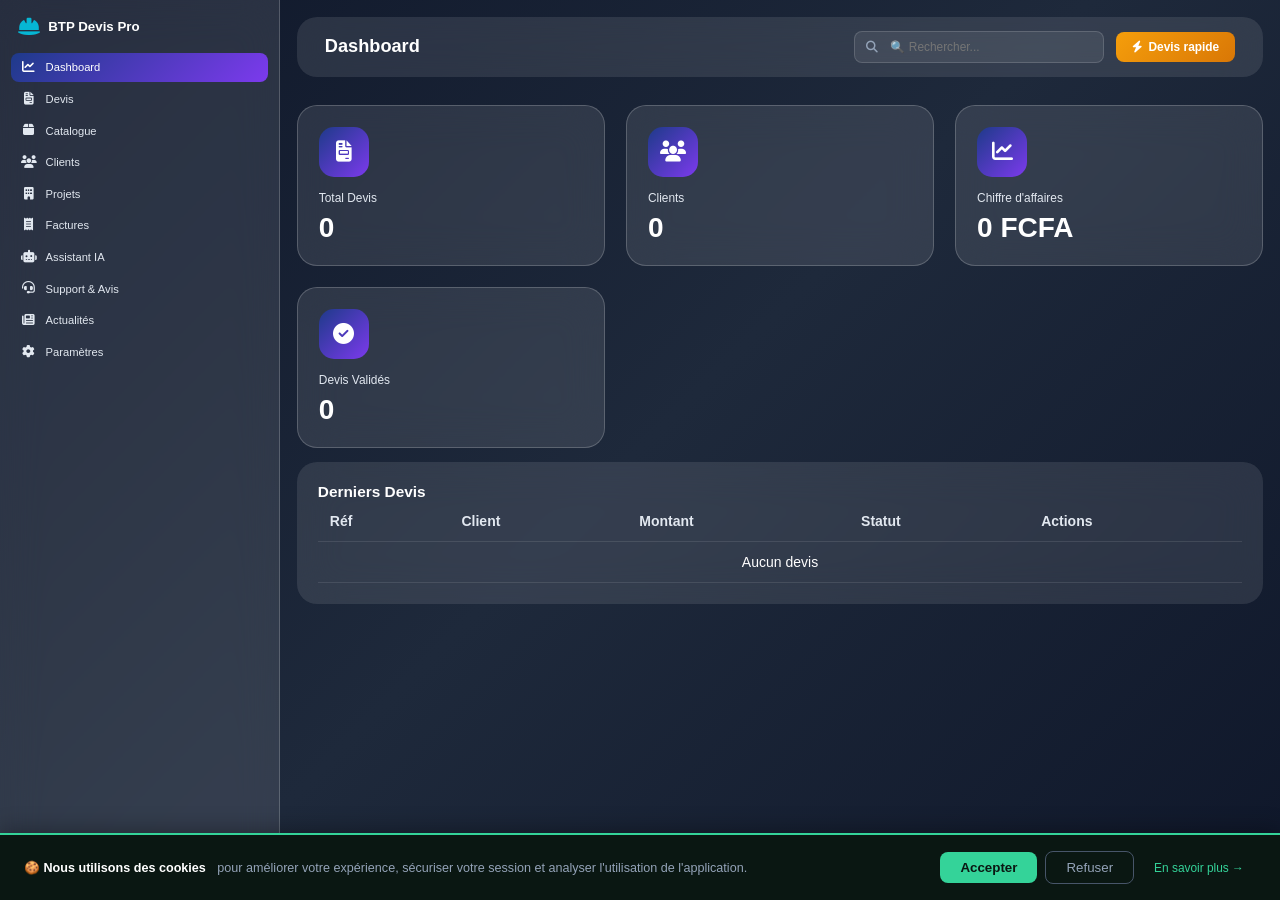
<file: frontend/index.html>
<!DOCTYPE html>
<html lang="fr">
<head>
    <meta charset="UTF-8">
    <meta name="viewport" content="width=device-width, initial-scale=1.0, user-scalable=yes">
    <title>BTP Devis Pro - Dashboard</title>
    <link rel="stylesheet" href="https://cdnjs.cloudflare.com/ajax/libs/font-awesome/6.4.0/css/all.min.css">
    <link rel="stylesheet" href="css/style.css">
    <link rel="manifest" href="manifest.json">
    <meta name="google-site-verification" content="nEIyj2D02Eih6FDxXS1IERLq7XMR_wNd5dhzsWvEKTU" />
    <meta name="theme-color" content="#1E3A8A">
    <meta name="apple-mobile-web-app-capable" content="yes">
    <meta name="apple-mobile-web-app-status-bar-style" content="black-translucent">
    <link rel="apple-touch-icon" href="icons/icon-192.png">
</head>
<body>
    <!-- Bouton menu mobile -->
    <button class="mobile-menu-btn" onclick="toggleMobileMenu()">
    <i class="fas fa-bars"></i>
</button>

    <div class="app-container">
        <!-- Sidebar -->
        <aside class="sidebar">
            <div class="logo">
                <i class="fas fa-hard-hat"></i>
                <span>BTP Devis Pro</span>
            </div>
            <nav class="nav-menu">
                <a href="#" class="nav-item active" data-page="dashboard">
                    <i class="fas fa-chart-line"></i>
                    <span>Dashboard</span>
                </a>
                <a href="#" class="nav-item" data-page="devis">
                    <i class="fas fa-file-invoice"></i>
                    <span>Devis</span>
                </a>
                <a href="#" class="nav-item" data-page="catalogue">
    <i class="fas fa-box"></i>
    <span>Catalogue</span>
</a>
                <a href="#" class="nav-item" data-page="clients">
                    <i class="fas fa-users"></i>
                    <span>Clients</span>
                </a>
                <a href="#" class="nav-item" data-page="projets">
                    <i class="fas fa-building"></i>
                    <span>Projets</span>
                </a>
                <a href="#" class="nav-item" data-page="factures">
                    <i class="fas fa-receipt"></i>
                    <span>Factures</span>
                </a>
                <a href="#" class="nav-item" data-page="assistant-ia">
    <i class="fas fa-robot"></i>
    <span>Assistant IA</span>
</a>
<a href="#" class="nav-item" data-page="support">
    <i class="fas fa-headset"></i>
    <span>Support & Avis</span>
</a>
                <a href="#" class="nav-item" data-page="actualites">
    <i class="fas fa-newspaper"></i>
    <span>Actualités</span>
    <span id="actualites-badge" style="display: none; background: #EF4444; color: white; font-size: 0.65rem; padding: 2px 6px; border-radius: 10px; margin-left: auto;">0</span>
</a>
                <a href="#" class="nav-item" data-page="parametres">
                    <i class="fas fa-cog"></i>
                    <span>Paramètres</span>
                </a>
            </nav>
            <div class="user-info">
                <div>
                    <p class="user-name" id="user-name">Chargement...</p>
                    <p class="user-email" id="user-email"></p>
                </div>
                <button class="logout-btn" onclick="app.logout()">
                    <i class="fas fa-sign-out-alt"></i>
                </button>
            </div>
        </aside>
        
        <!-- Main Content -->
        <main class="main-content">
    <header class="glass-header">
    <h1 id="page-title">Dashboard</h1>
    <div class="header-right" style="display: flex; align-items: center; gap: 12px;">
        <!-- 🔍 Barre de recherche globale -->
        <div style="position: relative;">
            <input type="text" 
                   id="search-globale" 
                   placeholder="🔍 Rechercher..." 
                   autocomplete="off"
                   style="
                       width: 250px;
                       padding: 8px 12px 8px 35px;
                       border-radius: 8px;
                       background: rgba(255,255,255,0.08);
                       border: 1px solid rgba(255,255,255,0.15);
                       color: white;
                       font-size: 0.85rem;
                       outline: none;
                       transition: all 0.3s;
                   "
                   onfocus="this.style.borderColor='#06B6D4'; this.style.background='rgba(255,255,255,0.12)'"
                   onblur="setTimeout(() => { document.getElementById('search-results').style.display='none'; }, 200)"
                   oninput="app.rechercheGlobale(this.value)">
            <i class="fas fa-search" style="position: absolute; left: 12px; top: 50%; transform: translateY(-50%); color: #94A3B8; font-size: 0.85rem;"></i>
            
            <!-- Résultats de recherche -->
            <div id="search-results" style="
                display: none;
                position: absolute;
                top: 100%;
                left: 0;
                right: 0;
                margin-top: 8px;
                background: #1E293B;
                border: 1px solid #334155;
                border-radius: 10px;
                box-shadow: 0 10px 30px rgba(0,0,0,0.5);
                max-height: 400px;
                overflow-y: auto;
                z-index: 99999;;
            "></div>
        </div>
        
        <!-- Bouton Devis rapide -->
        <button onclick="app.openDevisRapide()" style="
            background: linear-gradient(135deg, #F59E0B, #D97706);
            color: white;
            border: none;
            padding: 8px 16px;
            border-radius: 8px;
            font-weight: 600;
            cursor: pointer;
            display: inline-flex;
            align-items: center;
            gap: 6px;
            transition: transform 0.2s;
            font-size: 0.85rem;
            white-space: nowrap;
        " onmouseover="this.style.transform='scale(1.05)'" onmouseout="this.style.transform='scale(1)'">
            <i class="fas fa-bolt"></i> Devis rapide
        </button>
    </div>
</header>
    <div class="content-area" id="content-area">
        <div class="loading">Chargement...</div>
    </div>
</main>
    </div>

    <!-- ============================================================ -->
<!-- BANNIÈRE DE COOKIES                                           -->
<!-- ============================================================ -->
<div id="cookie-banner" style="
    position: fixed;
    bottom: 0;
    left: 0;
    right: 0;
    background: #0A1712;
    color: white;
    padding: 16px 24px;
    z-index: 9999;
    display: none;
    justify-content: space-between;
    align-items: center;
    flex-wrap: wrap;
    gap: 12px;
    border-top: 2px solid #34D399;
    box-shadow: 0 -4px 20px rgba(0,0,0,0.3);
">
    <div style="flex: 1; font-size: 0.9rem; min-width: 200px;">
        <span style="font-weight: bold;">🍪 Nous utilisons des cookies</span>
        <span style="color: #94A3B8; margin-left: 8px;">
            pour améliorer votre expérience, sécuriser votre session et analyser l'utilisation de l'application.
        </span>
    </div>
    <div style="display: flex; gap: 8px; flex-wrap: wrap; align-items: center;">
        <button onclick="accepterCookies()" style="
            background: #34D399;
            border: none;
            color: #0A1712;
            padding: 8px 20px;
            border-radius: 8px;
            font-weight: 600;
            cursor: pointer;
            transition: transform 0.2s;
        " onmouseover="this.style.transform='scale(1.05)'" onmouseout="this.style.transform='scale(1)'">
            Accepter
        </button>
        <button onclick="refuserCookies()" style="
            background: transparent;
            border: 1px solid #475569;
            color: #94A3B8;
            padding: 8px 20px;
            border-radius: 8px;
            cursor: pointer;
            transition: all 0.2s;
        " onmouseover="this.style.borderColor='#34D399'; this.style.color='#34D399'" onmouseout="this.style.borderColor='#475569'; this.style.color='#94A3B8'">
            Refuser
        </button>
        <a href="https://btpdevispro-info.netlify.app/politique-confidentialite.html" target="_blank" style="
            color: #34D399;
            text-decoration: none;
            font-size: 0.85rem;
            padding: 6px 12px;
            border-radius: 6px;
            transition: background 0.2s;
        " onmouseover="this.style.background='rgba(52,211,153,0.1)'" onmouseout="this.style.background='transparent'">
            En savoir plus →
        </a>
    </div>
</div>

<script>
// ============================================================
// GESTION DES COOKIES — VERSION AVEC RELOAD
// ============================================================

function setCookie(name, value, days) {
    var expires = '';
    if (days) {
        var date = new Date();
        date.setTime(date.getTime() + days * 24 * 60 * 60 * 1000);
        expires = '; expires=' + date.toUTCString();
    }
    document.cookie = name + '=' + value + expires + '; path=/; SameSite=Strict; Secure';
}

function getCookie(name) {
    var match = document.cookie.match(new RegExp('(^| )' + name + '=([^;]+)'));
    return match ? match[2] : null;
}

function accepterCookies() {
    setCookie('cookies_acceptes', 'true', 365);
    document.getElementById('cookie-banner').style.display = 'none';
    // Recharger la page pour enlever la bannière proprement
    location.reload();
}

function refuserCookies() {
    setCookie('cookies_acceptes', 'false', 365);
    document.getElementById('cookie-banner').style.display = 'none';
    // Recharger la page pour enlever la bannière proprement
    location.reload();
}

// ============================================================
// EXÉCUTION IMMÉDIATE — VÉRIFICATION DU COOKIE
// ============================================================

(function() {
    var consentement = getCookie('cookies_acceptes');
    
    if (!consentement) {
        // Pas de consentement → afficher la bannière
        document.getElementById('cookie-banner').style.display = 'flex';
        console.log('🍪 Bannière affichée (pas de consentement)');
    } else {
        // Consentement déjà donné → bannière cachée
        document.getElementById('cookie-banner').style.display = 'none';
        console.log('🍪 Bannière cachée (consentement: ' + consentement + ')');
    }
})();
</script>

    <script src="js/app.js"></script>
    <script>
        // Fonction pour le menu mobile
        function toggleMobileMenu() {
            const sidebar = document.querySelector('.sidebar');
            if (sidebar) {
                sidebar.classList.toggle('open');
            }
        }

        // Fermer le menu quand on clique ailleurs (mobile)
        document.addEventListener('click', function(e) {
            const sidebar = document.querySelector('.sidebar');
            const menuBtn = document.querySelector('.mobile-menu-btn');
            if (window.innerWidth <= 768) {
                if (sidebar && menuBtn && !sidebar.contains(e.target) && !menuBtn.contains(e.target)) {
                    sidebar.classList.remove('open');
                }
            }
        });
    </script>

    <!-- Menu hamburger pour mobile -->
<!-- Menu hamburger mobile -->
<script>
(function() {
    // Créer l'overlay
    const overlay = document.createElement('div');
    overlay.className = 'sidebar-overlay';
    document.body.appendChild(overlay);
    
    // Fonction pour ouvrir/fermer le menu
    window.toggleMobileMenu = function() {
        const sidebar = document.querySelector('.sidebar');
        const overlay = document.querySelector('.sidebar-overlay');
        if (sidebar) {
            sidebar.classList.toggle('open');
            overlay.classList.toggle('active');
            // Empêcher le scroll du body quand menu ouvert
            if (sidebar.classList.contains('open')) {
                document.body.style.overflow = 'hidden';
            } else {
                document.body.style.overflow = '';
            }
        }
    };
    
    // Fermer le menu quand on clique sur l'overlay
    overlay.addEventListener('click', function() {
        const sidebar = document.querySelector('.sidebar');
        if (sidebar) {
            sidebar.classList.remove('open');
            overlay.classList.remove('active');
            document.body.style.overflow = '';
        }
    });
    
    // Fermer le menu quand on clique sur un lien du menu
    document.addEventListener('click', function(e) {
        const sidebar = document.querySelector('.sidebar');
        const overlay = document.querySelector('.sidebar-overlay');
        if (window.innerWidth <= 768 && sidebar && sidebar.classList.contains('open')) {
            if (e.target.closest('.nav-item')) {
                sidebar.classList.remove('open');
                overlay.classList.remove('active');
                document.body.style.overflow = '';
            }
        }
    });
    
    // Réinitialiser le menu quand la fenêtre redimensionne
    window.addEventListener('resize', function() {
        const sidebar = document.querySelector('.sidebar');
        const overlay = document.querySelector('.sidebar-overlay');
        if (window.innerWidth > 768 && sidebar) {
            sidebar.classList.remove('open');
            if (overlay) overlay.classList.remove('active');
            document.body.style.overflow = '';
        }
    });
})();
</script>
</body>
</html>
</file>
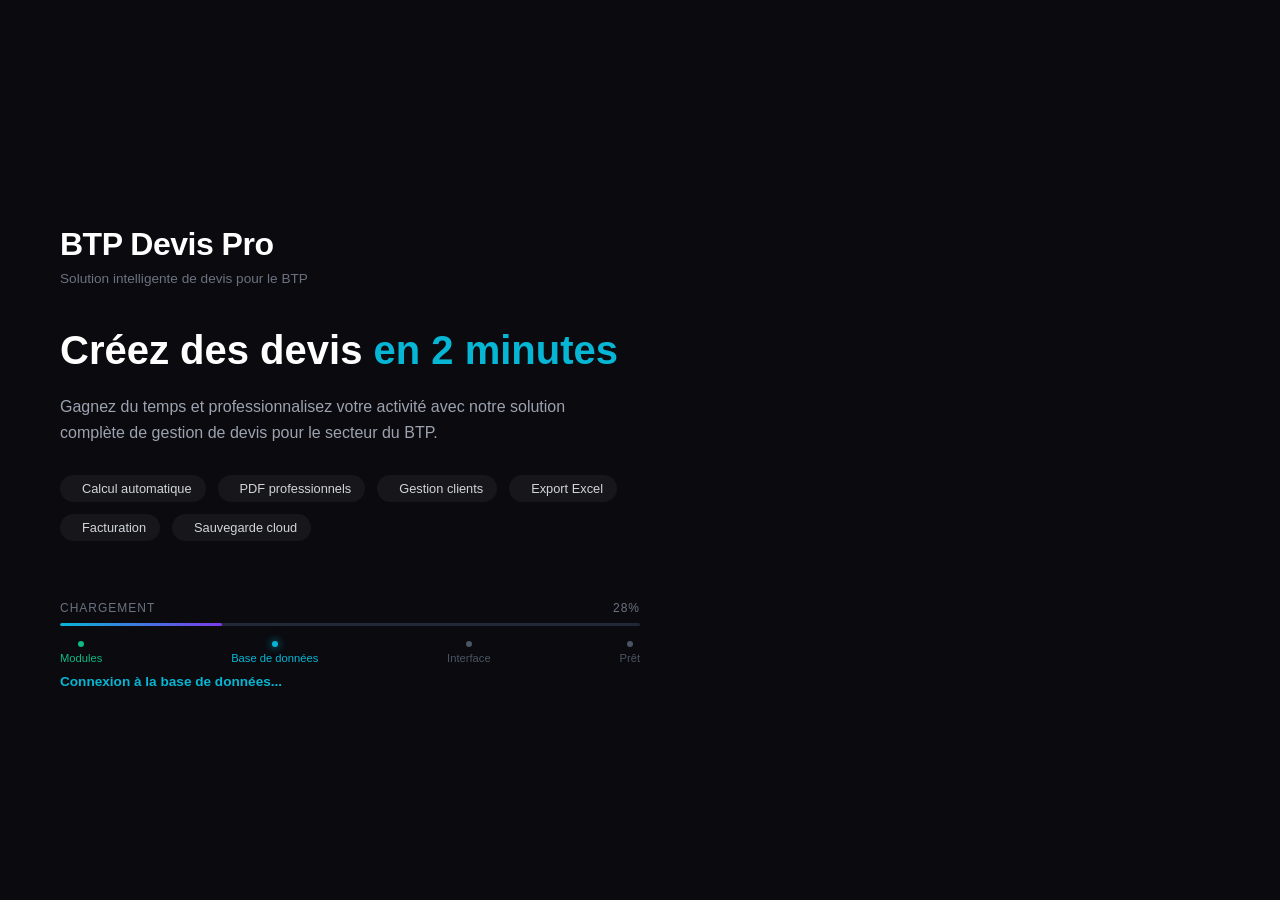
<file: frontend/loading.html>
<!DOCTYPE html>
<html lang="fr">
<head>
    <meta charset="UTF-8">
    <meta name="viewport" content="width=device-width, initial-scale=1.0">
    <title>BTP Devis Pro - Chargement</title>
    <style>
        * {
            margin: 0;
            padding: 0;
            box-sizing: border-box;
        }

        body {
            font-family: 'Inter', -apple-system, BlinkMacSystemFont, 'Segoe UI', sans-serif;
            overflow: hidden;
            background: #0A0A0F;
        }

        /* Conteneur principal */
        .loading-container {
            display: flex;
            width: 100%;
            height: 100vh;
        }

        /* Partie gauche - Texte */
        .left-panel {
            flex: 1;
            background: #0A0A0F;
            display: flex;
            flex-direction: column;
            justify-content: center;
            padding: 60px;
            position: relative;
            z-index: 2;
        }

        /* Logo */
        .logo {
            margin-bottom: 40px;
        }

        .logo-icon {
            font-size: 48px;
            color: #06B6D4;
            margin-bottom: 15px;
        }

        .logo h1 {
            font-size: 2rem;
            color: white;
            letter-spacing: -0.5px;
        }

        .logo p {
            color: #6B7280;
            margin-top: 8px;
            font-size: 0.85rem;
        }

        /* Titre principal */
        .main-title {
            margin-bottom: 30px;
        }

        .main-title h2 {
            font-size: 2.5rem;
            font-weight: 600;
            color: white;
            line-height: 1.2;
            margin-bottom: 20px;
        }

        .main-title h2 span {
            color: #06B6D4;
        }

        .main-title p {
            color: #9CA3AF;
            font-size: 1rem;
            line-height: 1.6;
            max-width: 90%;
        }

        /* Features */
        .features {
            display: flex;
            flex-wrap: wrap;
            gap: 12px;
            margin-bottom: 40px;
        }

        .feature {
            display: flex;
            align-items: center;
            gap: 8px;
            background: rgba(255, 255, 255, 0.05);
            padding: 6px 14px;
            border-radius: 20px;
            font-size: 0.8rem;
            color: #D1D5DB;
        }

        .feature i {
            color: #10B981;
            font-size: 12px;
        }

        /* Barre de chargement */
        .loader-section {
            margin-top: 20px;
        }

        .progress-label {
            display: flex;
            justify-content: space-between;
            margin-bottom: 8px;
            font-size: 0.75rem;
            color: #6B7280;
            text-transform: uppercase;
            letter-spacing: 1px;
        }

        .progress-bar {
            width: 100%;
            height: 3px;
            background: #1F2937;
            border-radius: 3px;
            overflow: hidden;
        }

        .progress-fill {
            width: 0%;
            height: 100%;
            background: linear-gradient(90deg, #06B6D4, #7C3AED);
            border-radius: 3px;
            transition: width 0.2s ease;
            position: relative;
        }

        .progress-steps {
            display: flex;
            justify-content: space-between;
            margin-top: 15px;
        }

        .step {
            font-size: 0.7rem;
            color: #4B5563;
            display: flex;
            flex-direction: column;
            align-items: center;
            gap: 5px;
        }

        .step.active {
            color: #06B6D4;
        }

        .step.completed {
            color: #10B981;
        }

        .step .step-dot {
            width: 6px;
            height: 6px;
            background: currentColor;
            border-radius: 50%;
        }

        .step.active .step-dot {
            box-shadow: 0 0 8px currentColor;
        }

        /* Partie droite - Image */
        .right-panel {
            flex: 1;
            position: relative;
            overflow: hidden;
        }

        .bg-image {
            position: absolute;
            top: 0;
            right: 0;
            width: 100%;
            height: 100%;
            background-size: cover;
            background-position: center;
            opacity: 0.88;
            transition: opacity 0.5s ease;
        }

        /* Carrousel d'images */
        .image-slider {
            position: absolute;
            top: 0;
            left: 0;
            width: 100%;
            height: 100%;
        }

        .image-slide {
            position: absolute;
            top: 0;
            left: 0;
            width: 100%;
            height: 100%;
            background-size: cover;
            background-position: center;
            opacity: 0;
            transition: opacity 1.2s ease-in-out;
        }

        .image-slide.active {
            opacity: 1;
        }

        /* Gradient overlay sur l'image */
        .right-panel::before {
            content: '';
            position: absolute;
            top: 0;
            left: 0;
            width: 100%;
            height: 100%;
            background: linear-gradient(90deg, rgba(10,10,15,0.3) 0%, rgba(10,10,15,0.1) 100%);
            z-index: 1;
            pointer-events: none;
        }

        /* Bulle de chargement */
        .loading-percent {
            font-size: 0.85rem;
            font-weight: 600;
            color: #06B6D4;
            margin-top: 10px;
        }

        /* Responsive */
        @media (max-width: 768px) {
            .loading-container {
                flex-direction: column;
            }
            .left-panel {
                padding: 40px;
                justify-content: center;
            }
            .main-title h2 {
                font-size: 1.5rem;
            }
            .right-panel {
                display: none;
            }
        }
    </style>
</head>
<body>
    <div class="loading-container">
        <!-- Partie Gauche - Texte -->
        <div class="left-panel">
            <div class="logo">
                <div class="logo-icon">
                    <i class="fas fa-hard-hat"></i>
                </div>
                <h1>BTP Devis Pro</h1>
                <p>Solution intelligente de devis pour le BTP</p>
            </div>

            <div class="main-title">
                <h2>Créez des devis <span>en 2 minutes</span></h2>
                <p>Gagnez du temps et professionnalisez votre activité avec notre solution complète de gestion de devis pour le secteur du BTP.</p>
            </div>

            <div class="features">
                <div class="feature"><i class="fas fa-check"></i> Calcul automatique</div>
                <div class="feature"><i class="fas fa-check"></i> PDF professionnels</div>
                <div class="feature"><i class="fas fa-check"></i> Gestion clients</div>
                <div class="feature"><i class="fas fa-check"></i> Export Excel</div>
                <div class="feature"><i class="fas fa-check"></i> Facturation</div>
                <div class="feature"><i class="fas fa-check"></i> Sauvegarde cloud</div>
            </div>

            <div class="loader-section">
                <div class="progress-label">
                    <span>CHARGEMENT</span>
                    <span id="percentDisplay">0%</span>
                </div>
                <div class="progress-bar">
                    <div class="progress-fill" id="progressFill"></div>
                </div>
                <div class="progress-steps" id="progressSteps">
                    <div class="step" data-step="0">
                        <div class="step-dot"></div>
                        <span>Modules</span>
                    </div>
                    <div class="step" data-step="1">
                        <div class="step-dot"></div>
                        <span>Base de données</span>
                    </div>
                    <div class="step" data-step="2">
                        <div class="step-dot"></div>
                        <span>Interface</span>
                    </div>
                    <div class="step" data-step="3">
                        <div class="step-dot"></div>
                        <span>Prêt</span>
                    </div>
                </div>
                <div class="loading-percent" id="loadingMessage">Initialisation...</div>
            </div>
        </div>

        <!-- Partie Droite - Image (carrousel) -->
        <div class="right-panel">
            <div class="image-slider" id="imageSlider">
                <div class="image-slide active" style="background-image: url('https://images.unsplash.com/photo-1504917595217-d4dc5ebe6122?w=1200&q=80')"></div>
                <div class="image-slide" style="background-image: url('https://images.unsplash.com/photo-1541888946425-d81bb19240f5?w=1200&q=80')"></div>
                <div class="image-slide" style="background-image: url('https://images.unsplash.com/photo-1581094794329-c8112a89af12?w=1200&q=80')"></div>
                <div class="image-slide" style="background-image: url('https://images.unsplash.com/photo-1504307651254-35680f356dfd?w=1200&q=80')"></div>
            </div>
        </div>
    </div>

    <script>
        // Carrousel d'images
        const slides = document.querySelectorAll('.image-slide');
        let currentSlide = 0;
        
        function nextSlide() {
            slides[currentSlide].classList.remove('active');
            currentSlide = (currentSlide + 1) % slides.length;
            slides[currentSlide].classList.add('active');
        }
        
        setInterval(nextSlide, 5000);

        // Simulation de chargement
        let progress = 0;
        const progressFill = document.getElementById('progressFill');
        const percentDisplay = document.getElementById('percentDisplay');
        const loadingMessage = document.getElementById('loadingMessage');
        const steps = document.querySelectorAll('.step');
        
        const messages = [
            'Initialisation des modules...',
            'Connexion à la base de données...',
            'Chargement de l\'interface...',
            'Finalisation...'
        ];
        
        function updateStep(stepIndex) {
            steps.forEach((step, idx) => {
                step.classList.remove('active', 'completed');
                if (idx < stepIndex) {
                    step.classList.add('completed');
                } else if (idx === stepIndex) {
                    step.classList.add('active');
                }
            });
        }
        
        function updateProgress() {
            if (progress < 100) {
                const increment = progress < 30 ? 2 : (progress < 70 ? 1.5 : 1);
                progress = Math.min(progress + increment, 100);
                progressFill.style.width = progress + '%';
                percentDisplay.textContent = Math.floor(progress) + '%';
                
                // Mettre à jour l'étape et le message
                const stepIndex = Math.min(Math.floor(progress / 25), 3);
                updateStep(stepIndex);
                loadingMessage.textContent = messages[stepIndex] || 'Préparation...';
                
                setTimeout(updateProgress, 80);
            } else {
                loadingMessage.textContent = 'Redirection vers l\'application...';
                setTimeout(() => {
                    window.location.href = 'index.html';
                }, 600);
            }
        }
        
        updateProgress();
    </script>
</body>
</html>
</file>
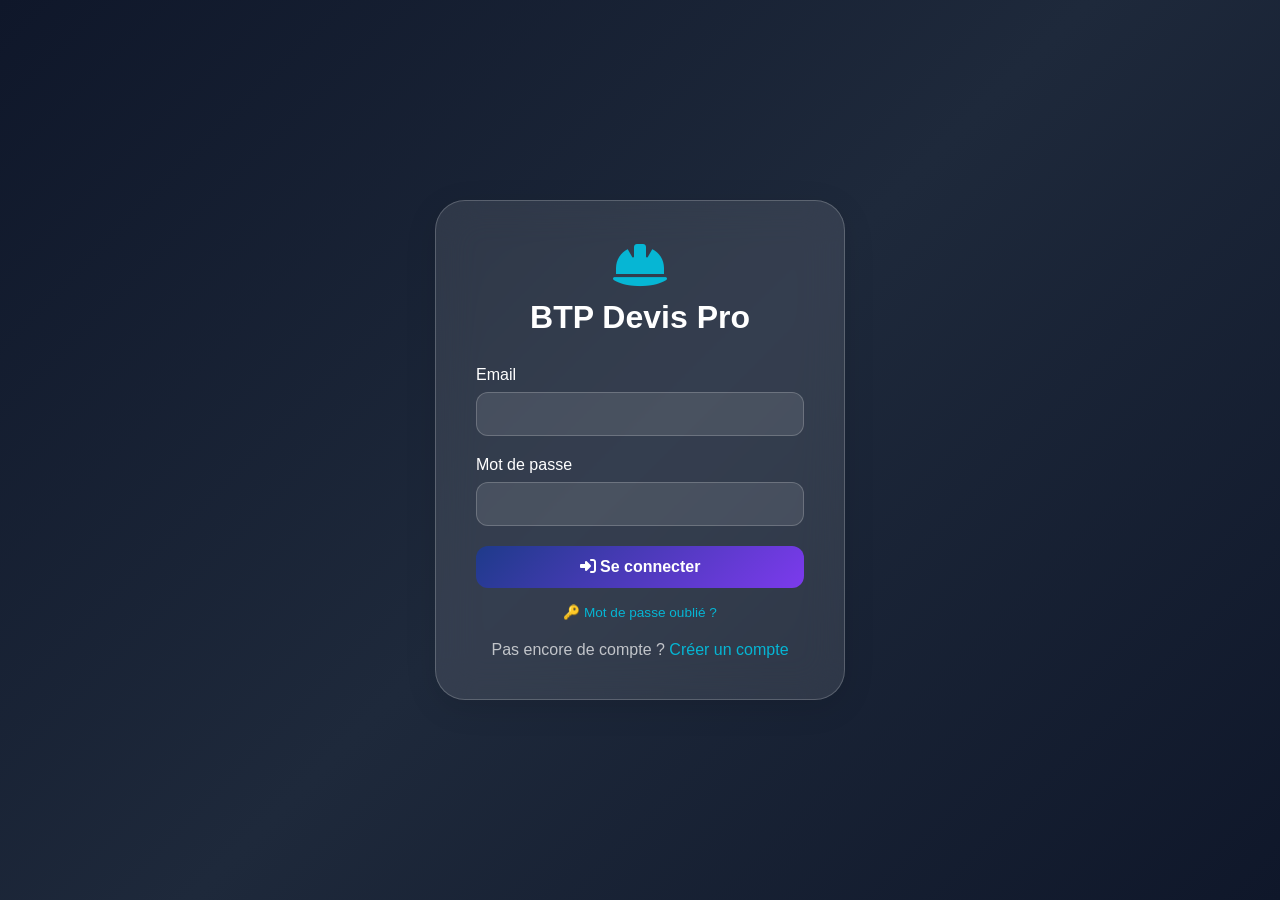
<file: frontend/login.html>
<!DOCTYPE html>
<html lang="fr">
<head>
    <meta charset="UTF-8">
    <meta name="viewport" content="width=device-width, initial-scale=1.0">
    <title>Connexion - BTP Devis Pro</title>
    <link rel="stylesheet" href="https://cdnjs.cloudflare.com/ajax/libs/font-awesome/6.4.0/css/all.min.css">
    <style>
        * {
            margin: 0;
            padding: 0;
            box-sizing: border-box;
        }
        body {
            font-family: 'Segoe UI', Tahoma, Geneva, Verdana, sans-serif;
            background: linear-gradient(135deg, #0F172A 0%, #1E293B 50%, #0F172A 100%);
            min-height: 100vh;
            display: flex;
            justify-content: center;
            align-items: center;
        }
        .login-container {
            width: 100%;
            max-width: 450px;
            padding: 20px;
        }
        .glass-card {
            background: rgba(255, 255, 255, 0.1);
            backdrop-filter: blur(20px);
            border-radius: 30px;
            padding: 40px;
            border: 1px solid rgba(255, 255, 255, 0.2);
            box-shadow: 0 8px 32px rgba(0, 0, 0, 0.1);
        }
        .logo {
            text-align: center;
            margin-bottom: 30px;
        }
        .logo i {
            font-size: 48px;
            color: #06B6D4;
        }
        .logo h1 {
            color: white;
            margin-top: 10px;
        }
        .form-group {
            margin-bottom: 20px;
        }
        .form-group label {
            display: block;
            color: white;
            margin-bottom: 8px;
            font-weight: 500;
        }
        .form-group input {
            width: 100%;
            padding: 12px 16px;
            background: rgba(255, 255, 255, 0.1);
            border: 1px solid rgba(255, 255, 255, 0.2);
            border-radius: 12px;
            color: white;
            font-size: 16px;
        }
        .form-group input:focus {
            outline: none;
            border-color: #06B6D4;
        }
        .btn-login {
            width: 100%;
            padding: 12px;
            background: linear-gradient(135deg, #1E3A8A, #7C3AED);
            border: none;
            border-radius: 12px;
            color: white;
            font-size: 16px;
            font-weight: bold;
            cursor: pointer;
            transition: transform 0.3s;
        }
        .btn-login:hover {
            transform: translateY(-2px);
        }
        .register-link {
            text-align: center;
            margin-top: 20px;
            color: rgba(255, 255, 255, 0.7);
        }
        .register-link a {
            color: #06B6D4;
            text-decoration: none;
        }
        .error-message {
            background: rgba(239, 68, 68, 0.2);
            border: 1px solid rgba(239, 68, 68, 0.5);
            border-radius: 10px;
            padding: 10px;
            margin-bottom: 20px;
            color: #F87171;
            text-align: center;
            display: none;
        }
    </style>
</head>
<body>
    <div class="login-container">
        <div class="glass-card">
            <div class="logo">
                <i class="fas fa-hard-hat"></i>
                <h1>BTP Devis Pro</h1>
            </div>
            <div id="error-message" class="error-message"></div>
            <form id="login-form">
                <div class="form-group">
                    <label>Email</label>
                    <input type="email" id="email" required>
                </div>
                <div class="form-group">
                    <label>Mot de passe</label>
                    <input type="password" id="password" required>
                </div>
                <button type="submit" class="btn-login">
                    <i class="fas fa-sign-in-alt"></i> Se connecter
                </button>

            </form>
            <div style="text-align: center; margin-top: 15px;">
    <a href="#" onclick="demanderReinitialisation()" style="color: #06B6D4; text-decoration: none; font-size: 0.85rem;">
        🔑 Mot de passe oublié ?
    </a>
</div>
            <div class="register-link">
                Pas encore de compte ? <a href="register.html">Créer un compte</a>
            </div>
        </div>
    </div>

    <script>
// Configuration API - détection automatique
const isLocal = window.location.hostname === 'localhost' || window.location.hostname === '127.0.0.1';
const API_URL = isLocal ? 'http://localhost:5000' : 'https://btp-devis-pro-1.onrender.com';

console.log("🔧 API_URL configurée:", API_URL);

document.getElementById('login-form').addEventListener('submit', async (e) => {
    e.preventDefault();
    
    const email = document.getElementById('email').value;
    const password = document.getElementById('password').value;
    
    try {
        const response = await fetch(`${API_URL}/api/login`, {
            method: 'POST',
            headers: { 'Content-Type': 'application/json' },
            credentials: 'include',  // 🔥 AJOUTER CETTE LIGNE
            body: JSON.stringify({ email, mot_de_passe: password })
        });
        
        const data = await response.json();
        
        if (data.success) {
            // 🔥 SUPPRIMER localStorage.setItem('token', data.token);
            // Le token est dans le cookie
            localStorage.setItem('user', JSON.stringify(data.user));
            window.location.href = '/';
        } else {
            alert('Erreur: ' + data.message);
        }
    } catch (error) {
        alert('Erreur de connexion au serveur');
    }
});
// ==================== MOT DE PASSE OUBLIÉ ====================
function demanderReinitialisation() {
    const email = prompt("📧 Entrez votre adresse email :");
    if (!email || email.trim() === '') return;
    
    const trimmedEmail = email.trim();
    
    // Vérifier que l'email existe dans la base
    fetch('/api/check-email', {
        method: 'POST',
        headers: { 'Content-Type': 'application/json' },
        body: JSON.stringify({ email: trimmedEmail })
    })
    .then(r => r.json())
    .then(data => {
        if (data.exists) {
            const whatsappUrl = `https://wa.me/2290143733706?text=Bonjour%20BTP%20Devis%20Pro%2C%20je%20souhaite%20r%C3%A9initialiser%20mon%20mot%20de%20passe%20pour%20le%20compte%20${encodeURIComponent(trimmedEmail)}`;
            window.open(whatsappUrl, '_blank');
            alert("✅ Un message a été envoyé à l'administrateur. Vous serez contacté rapidement.");
        } else {
            alert("❌ Aucun compte trouvé avec l'email : " + trimmedEmail);
        }
    })
    .catch(() => {
        alert("❌ Erreur de connexion. Réessayez.");
    });
}
</script>
</body>
</html>
</file>
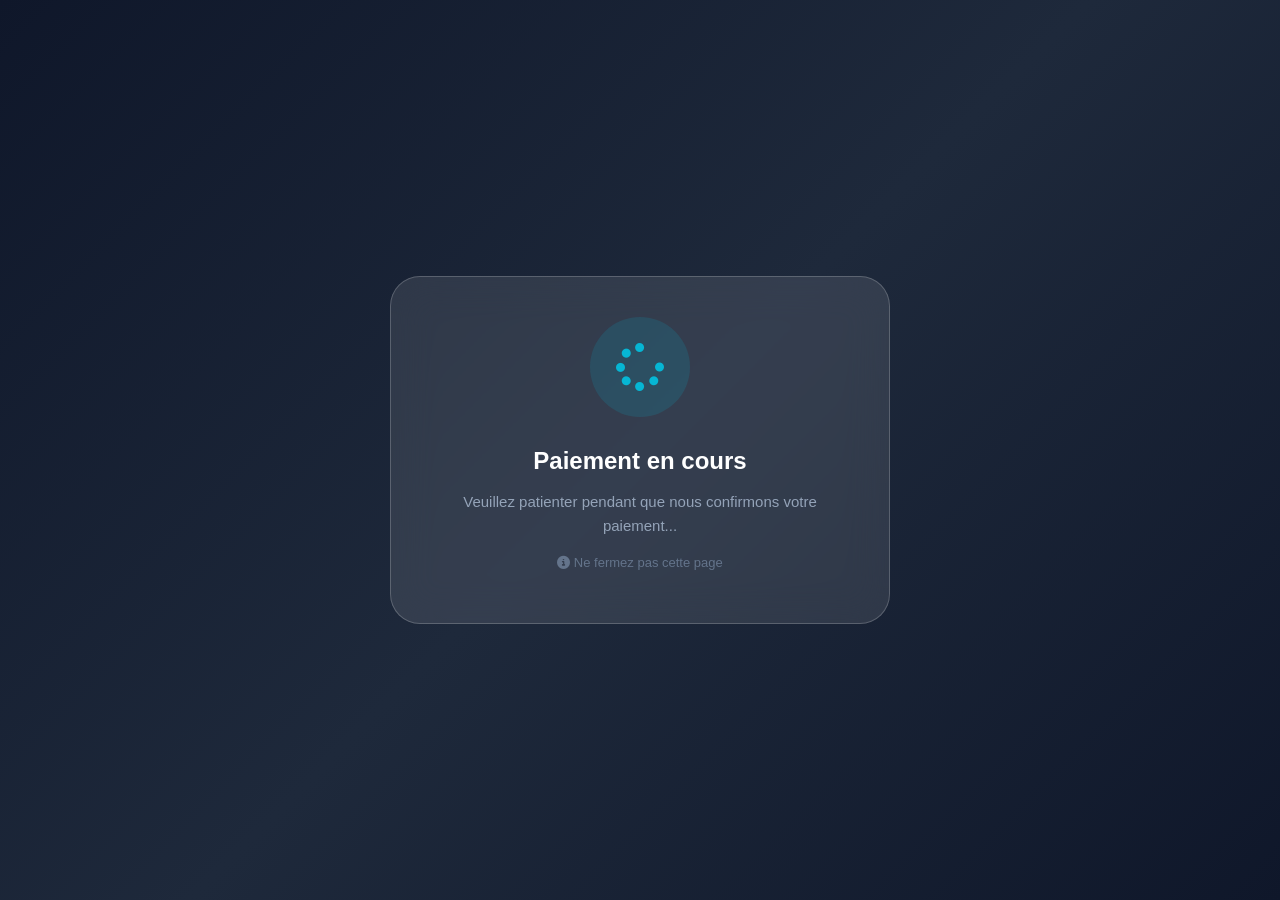
<file: frontend/paiement-callback.html>
<!DOCTYPE html>
<html lang="fr">
<head>
    <meta charset="UTF-8">
    <meta name="viewport" content="width=device-width, initial-scale=1.0">
    <title>Paiement en cours - BTP Devis Pro</title>
    <link rel="stylesheet" href="https://cdnjs.cloudflare.com/ajax/libs/font-awesome/6.4.0/css/all.min.css">
    <style>
        * {
            margin: 0;
            padding: 0;
            box-sizing: border-box;
        }
        
        body {
            font-family: 'Segoe UI', Tahoma, Geneva, Verdana, sans-serif;
            background: linear-gradient(135deg, #0F172A 0%, #1E293B 50%, #0F172A 100%);
            min-height: 100vh;
            display: flex;
            justify-content: center;
            align-items: center;
            padding: 20px;
        }
        
        .container {
            max-width: 500px;
            width: 100%;
        }
        
        .glass-card {
            background: rgba(255, 255, 255, 0.1);
            backdrop-filter: blur(20px);
            border-radius: 30px;
            padding: 40px;
            border: 1px solid rgba(255, 255, 255, 0.2);
            text-align: center;
        }
        
        .icon-container {
            width: 100px;
            height: 100px;
            border-radius: 50%;
            display: flex;
            align-items: center;
            justify-content: center;
            margin: 0 auto 30px;
            font-size: 48px;
        }
        
        .icon-loading {
            background: rgba(6, 182, 212, 0.15);
            color: #06B6D4;
            animation: pulse 2s infinite;
        }
        
        .icon-success {
            background: rgba(16, 185, 129, 0.15);
            color: #10B981;
        }
        
        .icon-error {
            background: rgba(239, 68, 68, 0.15);
            color: #EF4444;
        }
        
        @keyframes pulse {
            0%, 100% { transform: scale(1); }
            50% { transform: scale(1.05); }
        }
        
        @keyframes spin {
            from { transform: rotate(0deg); }
            to { transform: rotate(360deg); }
        }
        
        .spinner {
            animation: spin 1.5s linear infinite;
        }
        
        h1 {
            color: white;
            font-size: 24px;
            margin-bottom: 15px;
        }
        
        p {
            color: #94A3B8;
            font-size: 15px;
            line-height: 1.6;
            margin-bottom: 10px;
        }
        
        .details {
            background: rgba(0, 0, 0, 0.2);
            border-radius: 15px;
            padding: 20px;
            margin: 25px 0;
            text-align: left;
        }
        
        .detail-row {
            display: flex;
            justify-content: space-between;
            padding: 8px 0;
            border-bottom: 1px solid rgba(255, 255, 255, 0.05);
        }
        
        .detail-row:last-child {
            border-bottom: none;
        }
        
        .detail-label {
            color: #94A3B8;
            font-size: 13px;
        }
        
        .detail-value {
            color: white;
            font-size: 13px;
            font-weight: 600;
        }
        
        .btn {
            display: inline-block;
            padding: 14px 30px;
            border-radius: 12px;
            text-decoration: none;
            font-weight: 600;
            font-size: 15px;
            transition: all 0.3s;
            border: none;
            cursor: pointer;
            margin: 5px;
        }
        
        .btn-primary {
            background: linear-gradient(135deg, #06B6D4, #7C3AED);
            color: white;
        }
        
        .btn-primary:hover {
            transform: scale(1.05);
            box-shadow: 0 10px 30px rgba(6, 182, 212, 0.4);
        }
        
        .btn-secondary {
            background: rgba(255, 255, 255, 0.1);
            color: white;
            border: 1px solid rgba(255, 255, 255, 0.2);
        }
        
        .btn-secondary:hover {
            background: rgba(255, 255, 255, 0.15);
        }
        
        .status-badge {
            display: inline-block;
            padding: 6px 16px;
            border-radius: 20px;
            font-size: 12px;
            font-weight: 600;
            margin-bottom: 20px;
        }
        
        .status-pending {
            background: rgba(245, 158, 11, 0.15);
            color: #F59E0B;
        }
        
        .status-success {
            background: rgba(16, 185, 129, 0.15);
            color: #10B981;
        }
        
        .status-error {
            background: rgba(239, 68, 68, 0.15);
            color: #EF4444;
        }
    </style>
</head>
<body>
    <div class="container">
        <div class="glass-card" id="card">
            <!-- État : Chargement -->
            <div id="state-loading">
                <div class="icon-container icon-loading">
                    <i class="fas fa-spinner spinner"></i>
                </div>
                <h1>Paiement en cours</h1>
                <p>Veuillez patienter pendant que nous confirmons votre paiement...</p>
                <p style="font-size: 13px; color: #64748B; margin-top: 15px;">
                    <i class="fas fa-info-circle"></i> 
                    Ne fermez pas cette page
                </p>
            </div>
            
            <!-- État : Succès -->
            <div id="state-success" style="display: none;">
                <div class="icon-container icon-success">
                    <i class="fas fa-check-circle"></i>
                </div>
                <span class="status-badge status-success">✅ Paiement confirmé</span>
                <h1>Merci !</h1>
                <p>Votre paiement a été traité avec succès.</p>
                
                <div class="details">
                    <div class="detail-row">
                        <span class="detail-label">Transaction</span>
                        <span class="detail-value" id="success-ref">-</span>
                    </div>
                    <div class="detail-row">
                        <span class="detail-label">Montant</span>
                        <span class="detail-value" id="success-amount">-</span>
                    </div>
                    <div class="detail-row">
                        <span class="detail-label">Offre</span>
                        <span class="detail-value" id="success-offre">-</span>
                    </div>
                </div>
                
                <p>Votre abonnement sera activé dans quelques instants.</p>
                <p style="font-size: 13px; color: #64748B;">
                    <i class="fas fa-sync-alt"></i> 
                    Redirection dans <span id="countdown">5</span> secondes...
                </p>
                
                <div style="margin-top: 20px;">
                    <a href="/" class="btn btn-primary">
                        <i class="fas fa-home"></i> Retour au dashboard
                    </a>
                </div>
            </div>
            
            <!-- État : Erreur -->
            <div id="state-error" style="display: none;">
                <div class="icon-container icon-error">
                    <i class="fas fa-times-circle"></i>
                </div>
                <span class="status-badge status-error">❌ Paiement échoué</span>
                <h1>Oups...</h1>
                <p id="error-message">Votre paiement n'a pas pu être traité.</p>
                
                <div style="margin-top: 20px;">
                    <a href="/" class="btn btn-primary">
                        <i class="fas fa-redo"></i> Réessayer
                    </a>
                    <a href="/" class="btn btn-secondary">
                        <i class="fas fa-home"></i> Accueil
                    </a>
                </div>
            </div>
            
            <!-- État : En attente -->
            <div id="state-pending" style="display: none;">
                <div class="icon-container icon-loading">
                    <i class="fas fa-clock"></i>
                </div>
                <span class="status-badge status-pending">⏳ En attente</span>
                <h1>Paiement en attente</h1>
                <p>Nous attendons la confirmation de FedaPay.</p>
                <p style="font-size: 13px; color: #64748B;">
                    Cela peut prendre quelques minutes.
                </p>
                
                <div style="margin-top: 20px;">
                    <button onclick="location.reload()" class="btn btn-primary">
                        <i class="fas fa-sync-alt"></i> Vérifier à nouveau
                    </button>
                    <a href="/" class="btn btn-secondary">
                        <i class="fas fa-home"></i> Accueil
                    </a>
                </div>
            </div>
        </div>
    </div>

    <script>
        // ============================================================
        // RÉCUPÉRATION DES PARAMÈTRES D'URL
        // ============================================================
        
        const urlParams = new URLSearchParams(window.location.search);
        const transactionId = urlParams.get('id');
        const reference = urlParams.get('reference');
        const status = urlParams.get('status');
        
        console.log('📊 Callback FedaPay reçu:');
        console.log('   ID:', transactionId);
        console.log('   Référence:', reference);
        console.log('   Statut:', status);
        
        // ============================================================
        // VÉRIFICATION DU PAIEMENT
        // ============================================================
        
        async function verifierPaiement() {
            if (!transactionId) {
                afficherErreur('Aucune transaction trouvée');
                return;
            }
            
            try {
                const token = localStorage.getItem('token');
                
                // Appeler l'API pour vérifier le statut
                const response = await fetch(`/api/paiement/verifier/${transactionId}`, {
                    headers: {
                        'Authorization': `Bearer ${token}`
                    }
                });
                
                const data = await response.json();
                console.log('📊 Statut vérifié:', data);
                
                if (data.success && data.statut === 'approved') {
                    afficherSucces(data);
                } else if (data.statut === 'pending') {
                    afficherEnAttente(data);
                } else {
                    afficherErreur(data.message || 'Paiement non confirmé');
                }
                
            } catch (error) {
                console.error('❌ Erreur vérification:', error);
                afficherErreur('Erreur de vérification');
            }
        }
        
        // ============================================================
        // AFFICHAGE DES ÉTATS
        // ============================================================
        
        function afficherSucces(data) {
            document.getElementById('state-loading').style.display = 'none';
            document.getElementById('state-success').style.display = 'block';
            
            document.getElementById('success-ref').textContent = data.reference || reference || '-';
            document.getElementById('success-amount').textContent = (data.montant || 0).toLocaleString() + ' FCFA';
            document.getElementById('success-offre').textContent = data.offre || '-';
            
            // Compteur de redirection
            let countdown = 5;
            const countdownEl = document.getElementById('countdown');
            
            const interval = setInterval(() => {
                countdown--;
                if (countdownEl) countdownEl.textContent = countdown;
                
                if (countdown <= 0) {
                    clearInterval(interval);
                    window.location.href = '/';
                }
            }, 1000);
        }
        
        function afficherEnAttente(data) {
            document.getElementById('state-loading').style.display = 'none';
            document.getElementById('state-pending').style.display = 'block';
        }
        
        function afficherErreur(message) {
            document.getElementById('state-loading').style.display = 'none';
            document.getElementById('state-error').style.display = 'block';
            document.getElementById('error-message').textContent = message;
        }
        
        // ============================================================
        // DÉMARRAGE
        // ============================================================
        
        // Attendre 2 secondes puis vérifier (pour laisser le webhook arriver)
        setTimeout(() => {
            verifierPaiement();
        }, 2000);
    </script>
</body>
</html>
</file>
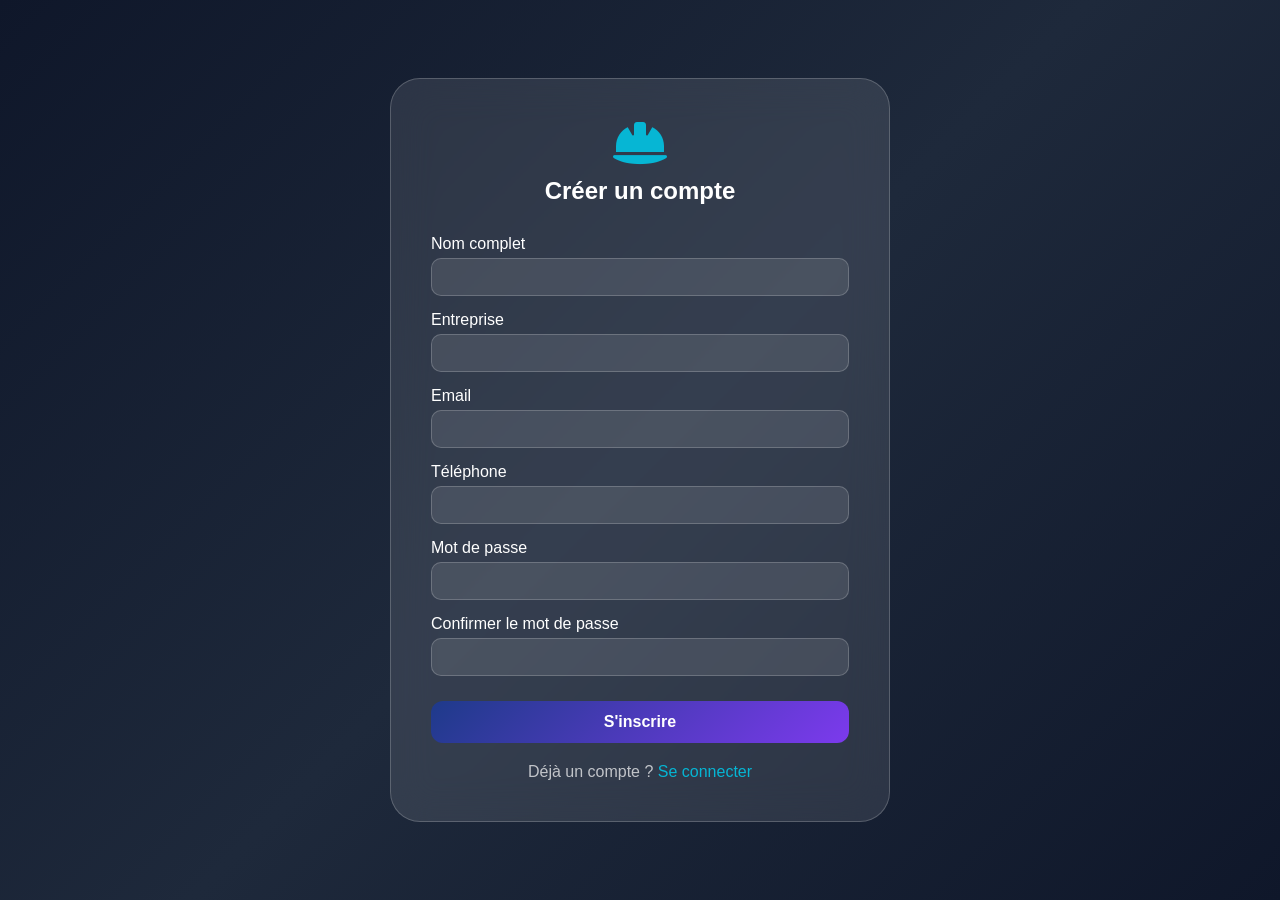
<file: frontend/register.html>
<!DOCTYPE html>
<html lang="fr">
<head>
    <meta charset="UTF-8">
    <meta name="viewport" content="width=device-width, initial-scale=1.0">
    <title>Inscription - BTP Devis Pro</title>
    <link rel="stylesheet" href="https://cdnjs.cloudflare.com/ajax/libs/font-awesome/6.4.0/css/all.min.css">
    <style>
        * {
            margin: 0;
            padding: 0;
            box-sizing: border-box;
        }
        body {
            font-family: 'Segoe UI', Tahoma, Geneva, Verdana, sans-serif;
            background: linear-gradient(135deg, #0F172A 0%, #1E293B 50%, #0F172A 100%);
            min-height: 100vh;
            display: flex;
            justify-content: center;
            align-items: center;
            padding: 20px;
        }
        .register-container {
            width: 100%;
            max-width: 500px;
        }
        .glass-card {
            background: rgba(255, 255, 255, 0.1);
            backdrop-filter: blur(20px);
            border-radius: 30px;
            padding: 40px;
            border: 1px solid rgba(255, 255, 255, 0.2);
        }
        .logo {
            text-align: center;
            margin-bottom: 30px;
        }
        .logo i {
            font-size: 48px;
            color: #06B6D4;
        }
        .logo h1 {
            color: white;
            margin-top: 10px;
            font-size: 24px;
        }
        .form-group {
            margin-bottom: 15px;
        }
        .form-group label {
            display: block;
            color: white;
            margin-bottom: 5px;
            font-weight: 500;
        }
        .form-group input {
            width: 100%;
            padding: 10px 14px;
            background: rgba(255, 255, 255, 0.1);
            border: 1px solid rgba(255, 255, 255, 0.2);
            border-radius: 10px;
            color: white;
            font-size: 14px;
        }
        .form-group input:focus {
            outline: none;
            border-color: #06B6D4;
        }
        .btn-register {
            width: 100%;
            padding: 12px;
            background: linear-gradient(135deg, #1E3A8A, #7C3AED);
            border: none;
            border-radius: 12px;
            color: white;
            font-size: 16px;
            font-weight: bold;
            cursor: pointer;
            margin-top: 10px;
        }
        .login-link {
            text-align: center;
            margin-top: 20px;
            color: rgba(255, 255, 255, 0.7);
        }
        .login-link a {
            color: #06B6D4;
            text-decoration: none;
        }
        .error-message, .success-message {
            border-radius: 10px;
            padding: 10px;
            margin-bottom: 20px;
            text-align: center;
            display: none;
        }
        .error-message {
            background: rgba(239, 68, 68, 0.2);
            border: 1px solid rgba(239, 68, 68, 0.5);
            color: #F87171;
        }
        .success-message {
            background: rgba(16, 185, 129, 0.2);
            border: 1px solid rgba(16, 185, 129, 0.5);
            color: #10B981;
        }
    </style>
</head>
<body>
    <div class="register-container">
        <div class="glass-card">
            <div class="logo">
                <i class="fas fa-hard-hat"></i>
                <h1>Créer un compte</h1>
            </div>
            <div id="error-message" class="error-message"></div>
            <div id="success-message" class="success-message"></div>
            <form id="register-form">
                <div class="form-group">
                    <label>Nom complet</label>
                    <input type="text" id="nom" required>
                </div>
                <div class="form-group">
                    <label>Entreprise</label>
                    <input type="text" id="entreprise" required>
                </div>
                <div class="form-group">
                    <label>Email</label>
                    <input type="email" id="email" required>
                </div>
                <div class="form-group">
                    <label>Téléphone</label>
                    <input type="tel" id="telephone" required>
                </div>
                <div class="form-group">
                    <label>Mot de passe</label>
                    <input type="password" id="password" required>
                </div>
                <div class="form-group">
                    <label>Confirmer le mot de passe</label>
                    <input type="password" id="confirm_password" required>
                </div>
                <button type="submit" class="btn-register">S'inscrire</button>
            </form>
            <div class="login-link">
                Déjà un compte ? <a href="login.html">Se connecter</a>
            </div>
        </div>
    </div>

    <script>
        // Configuration API - détection automatique
        const isLocal = window.location.hostname === 'localhost' || window.location.hostname === '127.0.0.1';
        const API_URL = isLocal ? 'http://localhost:5000' : 'https://btp-devis-pro-1.onrender.com';

        document.getElementById('register-form').addEventListener('submit', async (e) => {
            e.preventDefault();
            
            const nom = document.getElementById('nom').value;
            const entreprise = document.getElementById('entreprise').value;
            const email = document.getElementById('email').value;
            const telephone = document.getElementById('telephone').value;
            const password = document.getElementById('password').value;
            const confirm = document.getElementById('confirm_password').value;
            
            hideMessages();
            
            if (password !== confirm) {
                showError('Les mots de passe ne correspondent pas');
                return;
            }
            
            if (password.length < 6) {
                showError('Le mot de passe doit contenir au moins 6 caractères');
                return;
            }
            
            try {
                const response = await fetch(`${API_URL}/api/register`, {
                    method: 'POST',
                    headers: { 'Content-Type': 'application/json' },
                    body: JSON.stringify({ nom, entreprise, email, telephone, mot_de_passe: password })
                });
                
                const data = await response.json();
                
                if (data.success) {
                    showSuccess('Inscription réussie ! Redirection...');
                    setTimeout(() => {
                        window.location.href = 'login.html';
                    }, 2000);
                } else {
                    showError(data.message);
                }
            } catch (error) {
                showError('Erreur de connexion au serveur');
            }
        });
        
        function showError(message) {
            const errorDiv = document.getElementById('error-message');
            errorDiv.textContent = message;
            errorDiv.style.display = 'block';
        }
        
        function showSuccess(message) {
            const successDiv = document.getElementById('success-message');
            successDiv.textContent = message;
            successDiv.style.display = 'block';
        }
        
        function hideMessages() {
            document.getElementById('error-message').style.display = 'none';
            document.getElementById('success-message').style.display = 'none';
        }
    </script>
</body>
</html>
</file>
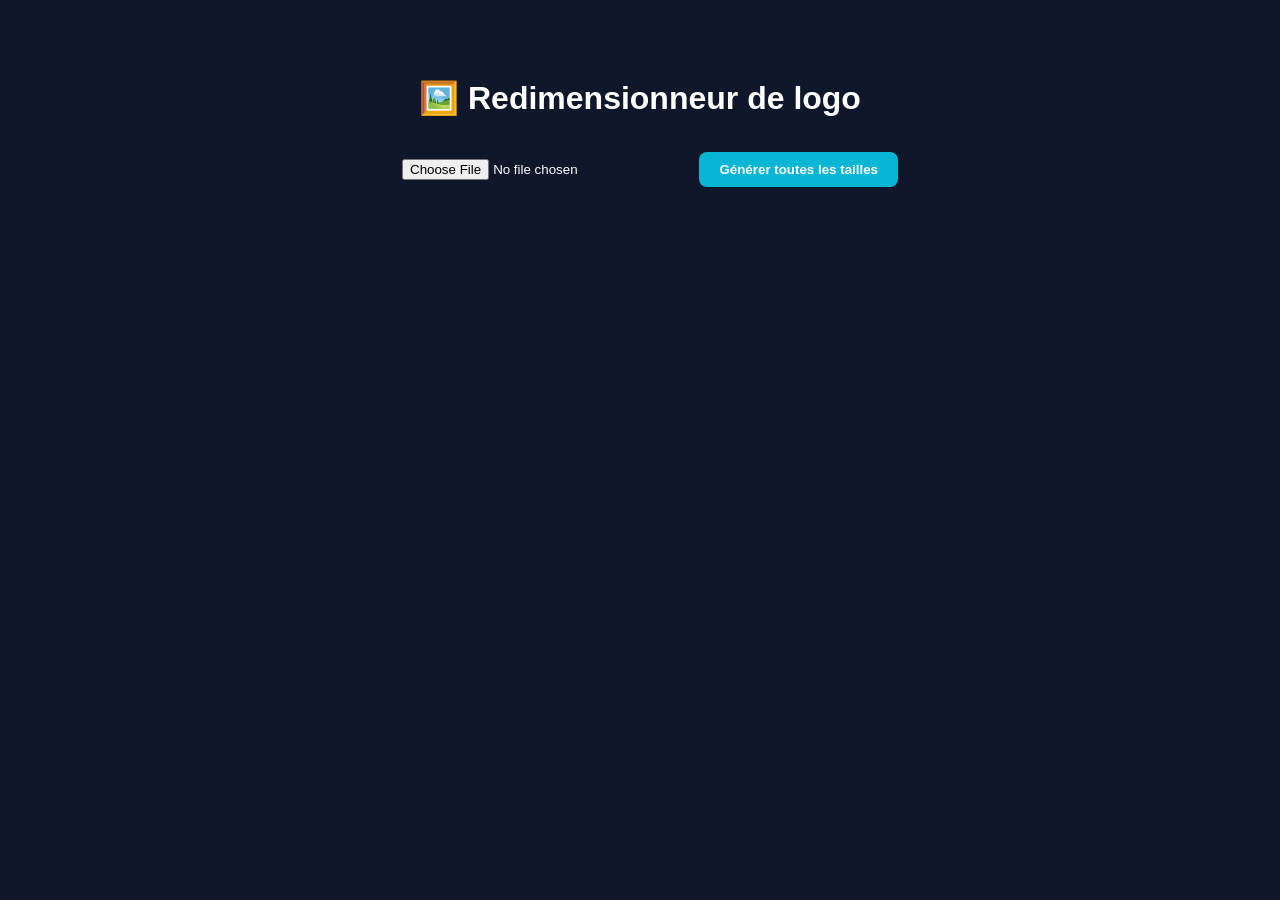
<file: frontend/resize-logo.html>
<!DOCTYPE html>
<html>
<head>
    <title>Redimensionneur de logo BTP Devis Pro</title>
    <style>
        body {
            font-family: Arial, sans-serif;
            background: #0F172A;
            color: white;
            text-align: center;
            padding: 50px;
        }
        canvas {
            margin: 20px;
            border: 2px solid #06B6D4;
            border-radius: 10px;
        }
        input, button {
            padding: 10px 20px;
            margin: 10px;
            border-radius: 8px;
            border: none;
            cursor: pointer;
        }
        button {
            background: #06B6D4;
            color: white;
            font-weight: bold;
        }
        .download-link {
            display: inline-block;
            margin: 5px;
            padding: 10px;
            background: #1E3A8A;
            color: white;
            text-decoration: none;
            border-radius: 8px;
        }
    </style>
</head>
<body>
    <h1>🖼️ Redimensionneur de logo</h1>
    <input type="file" id="upload" accept="image/*">
    <button onclick="resizeAll()">Générer toutes les tailles</button>
    <div id="result"></div>

    <script>
        let originalImage = null;
        
        document.getElementById('upload').addEventListener('change', function(e) {
            const reader = new FileReader();
            reader.onload = function(event) {
                const img = new Image();
                img.onload = function() {
                    originalImage = img;
                    alert('✅ Logo chargé ! Cliquez sur "Générer toutes les tailles"');
                };
                img.src = event.target.result;
            };
            reader.readAsDataURL(e.target.files[0]);
        });
        
        function resizeAll() {
            if (!originalImage) {
                alert('Veuillez d\'abord charger un logo');
                return;
            }
            
            const sizes = [72, 96, 128, 144, 152, 192, 384, 512];
            const resultDiv = document.getElementById('result');
            resultDiv.innerHTML = '<h3>Téléchargez vos icônes :</h3>';
            
            sizes.forEach(size => {
                const canvas = document.createElement('canvas');
                canvas.width = size;
                canvas.height = size;
                const ctx = canvas.getContext('2d');
                
                // Dessiner l'image redimensionnée
                ctx.drawImage(originalImage, 0, 0, size, size);
                
                // Créer le lien de téléchargement
                const link = document.createElement('a');
                link.className = 'download-link';
                link.download = `icon-${size}.png`;
                link.href = canvas.toDataURL();
                link.innerHTML = `📥 icon-${size}.png`;
                resultDiv.appendChild(link);
            });
            
            resultDiv.innerHTML += '<br><p style="color: #10B981;">✅ Toutes les icônes sont prêtes !</p>';
            resultDiv.innerHTML += '<p>Placez-les dans le dossier <strong>frontend/icons/</strong></p>';
        }
    </script>
</body>
</html>
</file>
<file: frontend/css/style.css>
@import url('https://cdnjs.cloudflare.com/ajax/libs/font-awesome/6.4.0/css/all.min.css');

/* ============================================================
   BTP DEVIS PRO — CSS NETTOYÉ
   - Règles dupliquées supprimées
   - Sidebar desktop unifiée à 280px
   - Main content aligné sur la sidebar
   - Responsive mobile regroupé
   - Styles fonctionnels conservés
   ============================================================ */

/* ============================================================
   1. BASE / VARIABLES
   ============================================================ */

* {
    margin: 0;
    padding: 0;
    box-sizing: border-box;
}

html {
    font-size: 14px;
}

:root {
    --primary: #1E3A8A;
    --secondary: #7C3AED;
    --accent: #06B6D4;
    --text-primary: #FFFFFF;
    --text-secondary: #E2E8F0;
    --glass-bg: rgba(255, 255, 255, 0.1);
    --glass-border: rgba(255, 255, 255, 0.2);
    --dark-bg: #0F172A;
    --dark-card: #1E293B;
    --border-dark: #334155;
}

body {
    font-family: 'Segoe UI', Tahoma, Geneva, Verdana, sans-serif;
    background: linear-gradient(135deg, #0F172A 0%, #1E293B 50%, #0F172A 100%);
    color: var(--text-primary);
    min-height: 100vh;
}

.app-container {
    display: flex;
    min-height: 100vh;
}

/* ============================================================
   2. SIDEBAR — DESKTOP
   ============================================================ */

.sidebar {
    width: 280px;
    height: 100vh;
    position: fixed;
    top: 0;
    left: 0;
    z-index: 100;
    display: flex;
    flex-direction: column;
    overflow-y: auto;
    padding: 1.2rem 0.8rem;
    background: var(--glass-bg);
    backdrop-filter: blur(20px);
    border-right: 1px solid var(--glass-border);
}

.logo {
    display: flex;
    align-items: center;
    gap: 8px;
    padding: 0 0.5rem;
    margin-bottom: 1.2rem;
    font-size: 0.95rem;
    font-weight: bold;
}

.logo i {
    font-size: 1.4rem;
    color: var(--accent);
}

.nav-menu {
    flex: 1;
    display: flex;
    flex-direction: column;
    gap: 3px;
}

.nav-item {
    display: flex;
    align-items: center;
    gap: 8px;
    padding: 8px 0.6rem;
    border-radius: 8px;
    color: var(--text-secondary);
    text-decoration: none;
    transition: all 0.3s ease;
    font-size: 0.8rem;
}

.nav-item i {
    width: 18px;
    font-size: 0.9rem;
    text-align: center;
}

.nav-item:hover {
    background: rgba(255, 255, 255, 0.05);
    color: white;
}

.nav-item.active {
    background: linear-gradient(135deg, var(--primary), var(--secondary));
    color: white;
}

.user-info {
    margin-top: auto;
    padding: 0.6rem;
    display: flex;
    justify-content: space-between;
    align-items: center;
    border-top: 1px solid var(--glass-border);
    background: rgba(0, 0, 0, 0.2);
    border-radius: 8px;
}

.user-name {
    font-weight: bold;
    font-size: 0.7rem;
}

.user-email {
    font-size: 0.6rem;
    color: var(--text-secondary);
}

.logout-btn {
    background: rgba(239, 68, 68, 0.8);
    border: none;
    color: white;
    padding: 5px 7px;
    border-radius: 6px;
    cursor: pointer;
    font-size: 0.75rem;
}

.logout-btn:hover {
    background: rgba(239, 68, 68, 1);
}

.btn-logout {
    background: linear-gradient(135deg, #EF4444, #DC2626);
    color: white;
    border: none;
    padding: 12px 24px;
    border-radius: 12px;
    font-size: 1rem;
    font-weight: bold;
    cursor: pointer;
    transition: all 0.3s ease;
    display: flex;
    align-items: center;
    gap: 8px;
}

.btn-logout:hover {
    transform: translateY(-2px);
    box-shadow: 0 0 20px rgba(239, 68, 68, 0.5);
}

/* ============================================================
   ASSISTANT IA
   ============================================================ */

/* Variables IA */
:root {
    --ai-start: #8B5CF6;
    --ai-end: #06B6D4;
}

/* ============================================================
   HEADER IA
   ============================================================ */

.ia-header {
    display: flex;
    justify-content: space-between;
    align-items: flex-start;
    margin-bottom: 2rem;
    flex-wrap: wrap;
    gap: 1rem;
}

.ia-header-left {
    display: flex;
    align-items: center;
    gap: 16px;
}

.ia-icon-wrapper {
    position: relative;
    width: 60px;
    height: 60px;
    display: flex;
    align-items: center;
    justify-content: center;
    flex-shrink: 0;
}

.ia-icon-wrapper::before {
    content: '';
    position: absolute;
    inset: -4px;
    border-radius: 50%;
    background: conic-gradient(from 0deg, var(--ai-start), var(--ai-end), var(--ai-start));
    animation: rotate 4s linear infinite;
    opacity: 0.6;
    filter: blur(6px);
}

.ia-icon-wrapper::after {
    content: '';
    position: absolute;
    inset: 0;
    border-radius: 50%;
    background: var(--dark-bg);
}

.ia-icon {
    position: relative;
    z-index: 1;
    font-size: 1.6rem;
    background: linear-gradient(135deg, var(--ai-start), var(--ai-end));
    -webkit-background-clip: text;
    -webkit-text-fill-color: transparent;
}

.ia-header-title h1 {
    font-size: 1.6rem;
    font-weight: 700;
    background: linear-gradient(135deg, #fff 30%, var(--accent));
    -webkit-background-clip: text;
    -webkit-text-fill-color: transparent;
    margin-bottom: 4px;
}

.ia-header-title p {
    font-size: 0.85rem;
    color: var(--text-muted);
}

.ia-badge {
    display: inline-flex;
    align-items: center;
    gap: 6px;
    background: linear-gradient(135deg, rgba(139, 92, 246, 0.15), rgba(6, 182, 212, 0.15));
    border: 1px solid rgba(139, 92, 246, 0.3);
    padding: 4px 10px;
    border-radius: 20px;
    font-size: 0.7rem;
    font-weight: 600;
    color: #C4B5FD;
    margin-left: 10px;
    vertical-align: middle;
}

/* ============================================================
   COMPTEUR
   ============================================================ */

.ia-counter {
    display: flex;
    align-items: center;
    gap: 8px;
    background: var(--glass-bg);
    border: 1px solid var(--glass-border);
    padding: 8px 16px;
    border-radius: 12px;
    font-size: 0.8rem;
    color: var(--text-secondary);
}

.ia-counter strong {
    color: var(--warning);
}

.ia-counter-bar {
    width: 80px;
    height: 4px;
    background: rgba(255, 255, 255, 0.1);
    border-radius: 4px;
    overflow: hidden;
}

.ia-counter-bar-fill {
    height: 100%;
    width: 0%;
    background: linear-gradient(90deg, var(--success), var(--warning));
    border-radius: 4px;
    transition: width 0.3s;
}

/* ============================================================
   CARTE IA AVEC RAYON LUMINEUX
   ============================================================ */

.ia-card {
    position: relative;
    background: var(--glass-bg);
    backdrop-filter: blur(20px);
    border-radius: 20px;
    padding: 1.5rem;
    margin-bottom: 1.5rem;
    overflow: hidden;
}

.ia-card::before {
    content: '';
    position: absolute;
    inset: -2px;
    border-radius: 20px;
    background: conic-gradient(
        from 0deg,
        transparent 0deg,
        transparent 300deg,
        var(--ai-start) 320deg,
        var(--ai-end) 340deg,
        var(--accent) 360deg
    );
    animation: rotateBorder 3s linear infinite;
    z-index: -1;
}

.ia-card::after {
    content: '';
    position: absolute;
    inset: 1px;
    border-radius: 19px;
    background: var(--dark-bg);
    z-index: -1;
}

.ia-card-inner {
    position: relative;
    z-index: 1;
}

/* ============================================================
   TEXTAREA IA
   ============================================================ */

.ia-textarea-wrapper {
    position: relative;
}

.ia-textarea {
    width: 100%;
    min-height: 120px;
    padding: 1rem;
    background: rgba(0, 0, 0, 0.3);
    border: 1px solid var(--border-dark);
    border-radius: 14px;
    color: white;
    font-size: 0.9rem;
    font-family: inherit;
    resize: vertical;
    transition: border-color 0.3s, box-shadow 0.3s;
    line-height: 1.5;
}

.ia-textarea:focus {
    outline: none;
    border-color: var(--ai-start);
    box-shadow: 0 0 0 3px rgba(139, 92, 246, 0.15);
}

.ia-textarea::placeholder {
    color: #64748B;
}

.ia-textarea-actions {
    display: flex;
    justify-content: space-between;
    align-items: center;
    margin-top: 1rem;
    gap: 1rem;
    flex-wrap: wrap;
}

.ia-hint {
    font-size: 0.75rem;
    color: var(--text-muted);
    display: flex;
    align-items: center;
    gap: 6px;
}

.ia-hint i {
    color: var(--ai-start);
}

.ia-buttons {
    display: flex;
    gap: 0.5rem;
    align-items: center;
}

/* ============================================================
   BOUTONS IA
   ============================================================ */

/* Boutons IA */
.btn-ai,
.btn-success,
.btn-warning,
.btn-ghost {
    display: inline-flex;
    align-items: center;
    justify-content: center;
    gap: 8px;
    padding: 10px 20px;
    border-radius: 12px;
    font-size: 0.85rem;
    font-weight: 600;
    cursor: pointer;
    border: none;
    transition: all 0.3s ease;
    font-family: inherit;
}

.btn-ai {
    background: linear-gradient(135deg, var(--ai-start), var(--ai-end));
    color: white;
    box-shadow: 0 4px 15px rgba(139, 92, 246, 0.3);
}

.btn-ai:hover {
    transform: translateY(-2px);
    box-shadow: 0 8px 25px rgba(139, 92, 246, 0.5);
}

.btn-ai:disabled {
    opacity: 0.5;
    cursor: not-allowed;
    transform: none;
}

.btn-success {
    background: linear-gradient(135deg, #059669, var(--success));
    color: white;
    box-shadow: 0 4px 15px rgba(16, 185, 129, 0.3);
}

.btn-success:hover {
    transform: translateY(-2px);
    box-shadow: 0 8px 25px rgba(16, 185, 129, 0.5);
}

.btn-warning {
    background: linear-gradient(135deg, #D97706, var(--warning));
    color: white;
}

.btn-warning:hover {
    transform: translateY(-2px);
}

.btn-ghost {
    background: rgba(255, 255, 255, 0.05);
    border: 1px solid var(--glass-border);
    color: var(--text-secondary);
}

.btn-ghost:hover {
    background: rgba(255, 255, 255, 0.1);
    border-color: var(--ai-start);
    color: white;
}

/* ============================================================
   FORMULAIRES IA
   ============================================================ */


.ia-form-row {
    display: grid;
    grid-template-columns: 1fr 1fr;
    gap: 1rem;
    margin-bottom: 1rem;
}

.ia-form-group {
    display: flex;
    flex-direction: column;
    gap: 6px;
}

.ia-form-group label {
    font-size: 0.8rem;
    color: var(--text-muted);
    font-weight: 500;
}

.ia-select {
    padding: 10px 14px;
    background: rgba(0, 0, 0, 0.3);
    border: 1px solid var(--border-dark);
    border-radius: 12px;
    color: white;
    font-size: 0.85rem;
    font-family: inherit;
    cursor: pointer;
    transition: border-color 0.3s;
}

.ia-select:focus {
    outline: none;
    border-color: var(--ai-start);
}

/* ============================================================
   TABLEAU IA
   ============================================================ */

.ia-table-wrapper {
    overflow-x: auto;
    border-radius: 12px;
    border: 1px solid var(--border-dark);
    margin-bottom: 1rem;
}

.ia-table {
    width: 100%;
    border-collapse: collapse;
    font-size: 0.85rem;
}

.ia-table thead {
    background: rgba(139, 92, 246, 0.1);
}

.ia-table th {
    padding: 12px 14px;
    text-align: left;
    font-weight: 600;
    color: #C4B5FD;
    font-size: 0.75rem;
    text-transform: uppercase;
    letter-spacing: 0.05em;
}

.ia-table th:last-child {
    text-align: center;
}

.ia-table td {
    padding: 10px 14px;
    border-top: 1px solid rgba(255, 255, 255, 0.05);
    color: var(--text-secondary);
}

.ia-table td:last-child {
    text-align: center;
}

.ia-table tbody tr {
    transition: background 0.2s;
}

.ia-table tbody tr:hover {
    background: rgba(255, 255, 255, 0.03);
}

.ia-input-inline {
    width: 100%;
    padding: 6px 10px;
    background: rgba(0, 0, 0, 0.3);
    border: 1px solid transparent;
    border-radius: 8px;
    color: white;
    font-size: 0.85rem;
    font-family: inherit;
    transition: border-color 0.2s;
}

.ia-input-inline:hover {
    border-color: var(--border-dark);
}

.ia-input-inline:focus {
    outline: none;
    border-color: var(--ai-start);
    background: rgba(0, 0, 0, 0.5);
}

.ia-input-number {
    width: 80px;
    text-align: right;
}

.ia-total-cell {
    font-weight: 600;
    color: var(--success);
}

/* ============================================================
   RÉCAPITULATIF IA
   ============================================================ */

.ia-summary {
    background: linear-gradient(135deg, rgba(139, 92, 246, 0.05), rgba(6, 182, 212, 0.05));
    border: 1px solid rgba(139, 92, 246, 0.2);
    border-radius: 14px;
    padding: 1rem 1.25rem;
    margin-bottom: 1rem;
}

.ia-summary-row {
    display: flex;
    justify-content: space-between;
    align-items: center;
    padding: 6px 0;
    font-size: 0.85rem;
    color: var(--text-muted);
}

.ia-summary-row.total {
    border-top: 1px solid rgba(255, 255, 255, 0.1);
    margin-top: 6px;
    padding-top: 12px;
    font-size: 1.1rem;
    font-weight: 700;
    color: white;
}

.ia-summary-row.total span:last-child {
    background: linear-gradient(135deg, var(--ai-start), var(--ai-end));
    -webkit-background-clip: text;
    -webkit-text-fill-color: transparent;
    font-size: 1.3rem;
}

/* ============================================================
   ACTIONS FINALES IA
   ============================================================ */

.ia-final-actions {
    display: flex;
    justify-content: space-between;
    align-items: center;
    gap: 1rem;
    flex-wrap: wrap;
}

.ia-final-actions-left {
    display: flex;
    gap: 0.5rem;
}

.ia-final-actions-right {
    display: flex;
    gap: 0.5rem;
}

/* ============================================================
   VISUALISATION IA
   ============================================================ */

.ia-visualisation {
    display: none;
    opacity: 0;
    transform: translateY(20px);
    transition: opacity 0.6s ease, transform 0.6s ease;
}

.ia-visualisation.visible {
    display: block;
    opacity: 1;
    transform: translateY(0);
}

/* ============================================================
   LOADING IA
   ============================================================ */

.ia-loading {
    display: none;
    flex-direction: column;
    align-items: center;
    padding: 2rem;
    gap: 1rem;
}

.ia-loading.visible {
    display: flex;
}

.ia-loading-dots {
    display: flex;
    gap: 6px;
}

.ia-loading-dots span {
    width: 10px;
    height: 10px;
    border-radius: 50%;
    background: var(--ai-start);
    animation: pulse 1.4s ease-in-out infinite;
}

.ia-loading-dots span:nth-child(2) {
    animation-delay: 0.2s;
    background: var(--ai-end);
}

.ia-loading-dots span:nth-child(3) {
    animation-delay: 0.4s;
    background: var(--ai-start);
}

.ia-loading p {
    font-size: 0.85rem;
    color: var(--text-muted);
}

/* ============================================================
   ASTUCE IA
   ============================================================ */

.ia-tip {
    background: rgba(6, 182, 212, 0.05);
    border: 1px solid rgba(6, 182, 212, 0.2);
    border-radius: 20px;
    padding: 1.5rem;
    display: flex;
    align-items: flex-start;
    gap: 12px;
}

.ia-tip i {
    color: var(--accent);
    font-size: 1.2rem;
    margin-top: 2px;
}

.ia-tip-title {
    font-weight: 600;
    margin-bottom: 4px;
}

.ia-tip-text {
    font-size: 0.85rem;
    color: var(--text-muted);
    line-height: 1.5;
}

.ia-tip-text strong {
    color: var(--warning);
}

/* ============================================================
   NOTIFICATION TOAST IA
   ============================================================ */

.ia-toast-container {
    position: fixed;
    top: 20px;
    right: 20px;
    z-index: 10000;
    display: flex;
    flex-direction: column;
    gap: 12px;
    max-width: 400px;
}

.ia-toast {
    background: linear-gradient(135deg, #059669, #10B981);
    color: white;
    padding: 16px 20px;
    border-radius: 16px;
    box-shadow: 0 10px 40px rgba(16, 185, 129, 0.4);
    display: flex;
    align-items: flex-start;
    gap: 12px;
    animation: slideInRight 0.4s ease;
    border: 1px solid rgba(255, 255, 255, 0.2);
    position: relative;
    overflow: hidden;
}

.ia-toast::before {
    content: '';
    position: absolute;
    bottom: 0;
    left: 0;
    height: 3px;
    background: rgba(255, 255, 255, 0.6);
    animation: progressBar 10s linear forwards;
}

.ia-toast-icon {
    width: 40px;
    height: 40px;
    background: rgba(255, 255, 255, 0.2);
    border-radius: 50%;
    display: flex;
    align-items: center;
    justify-content: center;
    font-size: 1.2rem;
    flex-shrink: 0;
}

.ia-toast-content {
    flex: 1;
    min-width: 0;
}

.ia-toast-title {
    font-weight: 700;
    font-size: 0.95rem;
    margin-bottom: 4px;
}

.ia-toast-message {
    font-size: 0.85rem;
    opacity: 0.95;
    margin-bottom: 12px;
    line-height: 1.4;
}

.ia-toast-actions {
    display: flex;
    gap: 8px;
    flex-wrap: wrap;
}

.ia-toast-btn {
    padding: 6px 14px;
    border-radius: 8px;
    font-size: 0.8rem;
    font-weight: 600;
    cursor: pointer;
    border: none;
    transition: all 0.2s;
    font-family: inherit;
    display: inline-flex;
    align-items: center;
    gap: 6px;
}

.ia-toast-btn-primary {
    background: white;
    color: #059669;
}

.ia-toast-btn-primary:hover {
    background: rgba(255, 255, 255, 0.9);
    transform: translateY(-1px);
}

.ia-toast-btn-ghost {
    background: rgba(255, 255, 255, 0.15);
    border: 1px solid rgba(255, 255, 255, 0.3);
    color: white;
}

.ia-toast-btn-ghost:hover {
    background: rgba(255, 255, 255, 0.25);
}

.ia-toast-close {
    position: absolute;
    top: 8px;
    right: 12px;
    background: none;
    border: none;
    color: rgba(255, 255, 255, 0.7);
    cursor: pointer;
    font-size: 1rem;
    padding: 4px;
    transition: color 0.2s;
}

.ia-toast-close:hover {
    color: white;
}

/* ============================================================
   ANIMATIONS IA
   ============================================================ */

@keyframes rotate {
    from { transform: rotate(0deg); }
    to { transform: rotate(360deg); }
}

@keyframes rotateBorder {
    from { transform: rotate(0deg); }
    to { transform: rotate(360deg); }
}

@keyframes pulse {
    0%, 100% { transform: scale(0.8); opacity: 0.5; }
    50% { transform: scale(1.2); opacity: 1; }
}

@keyframes slideInRight {
    from { opacity: 0; transform: translateX(100%); }
    to { opacity: 1; transform: translateX(0); }
}

@keyframes slideOutRight {
    from { opacity: 1; transform: translateX(0); }
    to { opacity: 0; transform: translateX(100%); }
}

@keyframes progressBar {
    from { width: 100%; }
    to { width: 0%; }
}

/* ============================================================
   RESPONSIVE IA
   ============================================================ */

@media (max-width: 768px) {
    .ia-header {
        flex-direction: column;
        align-items: flex-start;
    }

    .ia-form-row {
        grid-template-columns: 1fr;
    }

    .ia-textarea-actions {
        flex-direction: column;
        align-items: stretch;
    }

    .ia-buttons {
        justify-content: flex-end;
    }

    .ia-final-actions {
        flex-direction: column;
        align-items: stretch;
    }

    .ia-final-actions-left,
    .ia-final-actions-right {
        width: 100%;
    }

    .ia-final-actions .btn {
        flex: 1;
    }

    .ia-toast-container {
        top: 10px;
        right: 10px;
        left: 10px;
        max-width: none;
    }
}

/* ============================================================
   3. CONTENU PRINCIPAL
   ============================================================ */

.main-content {
    flex: 1;
    width: calc(100% - 280px);
    min-height: 100vh;
    margin-left: 280px;
    padding: 1.2rem;
}

.page-content > div {
    margin-bottom: 1rem;
}

/* ============================================================
   4. HEADER / RECHERCHE
   ============================================================ */

.glass-header {
    position: relative;
    z-index: 1000;
    display: flex;
    justify-content: space-between;
    align-items: center;
    padding: 1rem 2rem;
    margin-bottom: 2rem;
    border-radius: 20px;
    background: var(--glass-bg);
    backdrop-filter: blur(20px);
}

.glass-header h1 {
    font-size: 1.3rem;
}

.header-right {
    position: relative;
    z-index: 1000;
}

.search-bar {
    display: flex;
    align-items: center;
    gap: 8px;
    padding: 0.5rem 1rem;
    background: rgba(255, 255, 255, 0.1);
    border-radius: 12px;
}

.search-bar input {
    background: none;
    border: none;
    color: white;
    outline: none;
}

.search-box {
    position: relative;
    display: inline-block;
}

.search-box i {
    position: absolute;
    left: 12px;
    top: 50%;
    z-index: 1;
    transform: translateY(-50%);
    color: #94A3B8;
}

.search-box input {
    padding-left: 35px !important;
}

.filter-select {
    cursor: pointer;
    transition: all 0.3s ease;
}

.filter-select:hover {
    border-color: var(--accent) !important;
}

#search-results {
    z-index: 99999 !important;
}

/* ============================================================
   5. TITRES
   ============================================================ */

h2 {
    font-size: 1.3rem;
}

h3 {
    font-size: 1.1rem;
}

h4 {
    font-size: 0.95rem;
}

/* ============================================================
   6. CARTES / DASHBOARD
   ============================================================ */

.cards-grid {
    position: relative;
    z-index: 1;
    display: grid;
    grid-template-columns: repeat(auto-fit, minmax(250px, 1fr));
    gap: 1.5rem;
    margin-bottom: 2rem;
}

.glass-card {
    padding: 1.5rem;
    background: var(--glass-bg);
    backdrop-filter: blur(20px);
    border: 1px solid var(--glass-border);
    border-radius: 20px;
    transition: transform 0.3s ease;
}

.glass-card:hover {
    transform: translateY(-5px);
}

.card-icon {
    width: 50px;
    height: 50px;
    display: flex;
    align-items: center;
    justify-content: center;
    margin-bottom: 1rem;
    background: linear-gradient(135deg, var(--primary), var(--secondary));
    border-radius: 15px;
}

.card-icon i {
    font-size: 1.5rem;
}

.card-title {
    color: var(--text-secondary);
    margin-bottom: 0.5rem;
    font-size: 0.85rem;
}

.card-value {
    font-size: 2rem;
    font-weight: bold;
}

.glass-card p {
    max-width: 100%;
    margin: 8px 0;
    font-size: 0.85rem;
    line-height: 1.4;
    word-break: break-word;
    overflow-wrap: break-word;
    white-space: normal;
}

.glass-card p i.fa-envelope {
    margin-right: 8px;
}

/* ============================================================
   7. TABLEAUX
   ============================================================ */

.table-container {
    padding: 1.5rem;
    overflow-x: auto;
    background: var(--glass-bg);
    backdrop-filter: blur(20px);
    border-radius: 20px;
}

.data-table {
    width: 100%;
    border-collapse: collapse;
}

.data-table th,
.data-table td {
    padding: 12px;
    text-align: left;
    border-bottom: 1px solid rgba(255, 255, 255, 0.1);
}

.data-table th {
    color: var(--text-secondary);
    font-weight: 600;
}

#devis-table-body tr {
    transition: all 0.3s ease;
}

#devis-count {
    animation: fadeIn 0.3s ease;
}

/* ============================================================
   8. BOUTONS
   ============================================================ */

.btn-primary,
.btn-secondary {
    padding: 8px 16px;
    border-radius: 8px;
    font-size: 0.85rem;
    cursor: pointer;
}

.btn-primary {
    background: linear-gradient(135deg, var(--primary), var(--secondary));
    color: white;
    border: none;
    transition: transform 0.3s ease;
}

.btn-primary:hover {
    transform: scale(1.02);
}

.btn-icon {
    padding: 6px 10px;
    margin: 0 2px;
    background: rgba(255, 255, 255, 0.1);
    border: none;
    color: white;
    border-radius: 6px;
    cursor: pointer;
}

.btn-icon.suspend {
    background: #EF4444;
    color: white;
}

.btn-icon.history {
    background: #8B5CF6;
    color: white;
}

/* ============================================================
   9. STATUTS / BADGES
   ============================================================ */

.status-badge {
    padding: 4px 10px;
    border-radius: 20px;
    font-size: 0.75rem;
    font-weight: bold;
}

.status-badge.success {
    background: rgba(16, 185, 129, 0.2);
    color: #10B981;
}

.status-badge.warning {
    background: rgba(245, 158, 11, 0.2);
    color: #F59E0B;
}

#actualites-badge {
    padding: 1px 5px !important;
    border-radius: 8px;
    font-size: 0.6rem !important;
}

/* ============================================================
   10. FORMULAIRES
   ============================================================ */

.form-group {
    margin-bottom: 1rem;
}

.form-group label {
    display: block;
    margin-bottom: 0.5rem;
}

.form-group input,
.form-group select,
.form-group textarea {
    width: 100%;
    padding: 10px;
    background: var(--dark-bg);
    border: 1px solid var(--border-dark);
    border-radius: 8px;
    color: white;
}

.form-actions {
    display: flex;
    gap: 1rem;
    justify-content: flex-end;
    margin-top: 1.5rem;
}

.materiaux-item {
    display: flex;
    align-items: center;
    gap: 10px;
    margin-bottom: 10px;
}

.materiaux-item input {
    flex: 1;
    padding: 8px;
    background: var(--dark-bg);
    border: 1px solid var(--border-dark);
    border-radius: 6px;
    color: white;
}

.materiaux-item input:first-child {
    flex: 2;
}

.remove-item {
    padding: 8px;
    background: #EF4444;
    border: none;
    color: white;
    border-radius: 6px;
    cursor: pointer;
}

.loading {
    padding: 40px;
    text-align: center;
    color: var(--text-secondary);
}

/* ============================================================
   11. MODALES
   ============================================================ */

.modal {
    position: fixed;
    top: 0;
    left: 0;
    z-index: 1000;
    display: none;
    align-items: center;
    justify-content: center;
    width: 100%;
    height: 100%;
    background: rgba(0, 0, 0, 0.8);
    backdrop-filter: blur(10px);
}

.modal-content {
    width: 90%;
    max-width: 600px;
    max-height: 90vh;
    padding: 2rem;
    overflow-y: auto;
    background: var(--dark-card);
    border-radius: 20px;
}

.modal-header {
    display: flex;
    align-items: center;
    justify-content: space-between;
    margin-bottom: 1.5rem;
}

.modal-header h2 {
    font-size: 1.1rem;
}

.modal-header i {
    cursor: pointer;
}

/* ============================================================
   12. ONGLETS
   ============================================================ */

.tab-parametre,
.tab-admin,
.tab-facture,
.tab-archive {
    padding: 8px 14px !important;
    font-size: 0.8rem !important;
}

.tab-admin {
    position: relative;
    border-radius: 8px 8px 0 0;
    font-size: 0.9rem;
    font-weight: 500;
    transition: all 0.3s ease;
}

.tab-admin:hover {
    color: white !important;
    background: rgba(255, 255, 255, 0.05);
}

.tab-admin.active {
    color: white !important;
}

.tab-admin.active::after {
    content: '';
    position: absolute;
    bottom: -2px;
    left: 20%;
    width: 60%;
    height: 3px;
    background: var(--accent);
    border-radius: 4px;
}

.tab-facture {
    font-size: 0.9rem;
    font-weight: 500;
    transition: all 0.3s ease;
}

.tab-facture:hover {
    color: white !important;
    background: rgba(255, 255, 255, 0.05);
    border-radius: 6px 6px 0 0;
}

/* ============================================================
   13. ADMIN
   ============================================================ */

.admin-overview .glass-card {
    transition: transform 0.3s ease, box-shadow 0.3s ease;
}

.admin-overview .glass-card:hover {
    transform: translateY(-4px);
    box-shadow: 0 12px 40px rgba(0, 0, 0, 0.3);
}

.btn-icon-admin {
    width: 32px;
    height: 32px;
    display: inline-flex;
    align-items: center;
    justify-content: center;
    border: none;
    border-radius: 8px;
    cursor: pointer;
    font-size: 0.8rem;
    transition: all 0.3s ease;
}

.btn-icon-admin:hover {
    transform: scale(1.1);
}

/* Boutons d'offres */
.btn-offer {
    display: inline-flex;
    align-items: center;
    gap: 5px;
    padding: 6px 12px;
    border: none;
    border-radius: 8px;
    font-weight: bold;
    cursor: pointer;
    transition: all 0.3s ease;
}

.btn-offer .offer-price {
    padding: 2px 5px;
    background: rgba(0, 0, 0, 0.2);
    border-radius: 4px;
    font-size: 0.7rem;
}

.btn-offer.starter {
    background: linear-gradient(135deg, #059669, #10B981);
    color: white;
}

.btn-offer.starter:hover {
    transform: scale(1.02);
    box-shadow: 0 0 10px rgba(16, 185, 129, 0.5);
}

.btn-offer.pro {
    background: linear-gradient(135deg, #1E3A8A, #06B6D4);
    color: white;
}

.btn-offer.pro:hover {
    transform: scale(1.02);
    box-shadow: 0 0 10px rgba(6, 182, 212, 0.5);
}

.btn-offer.annuel {
    background: linear-gradient(135deg, #DC2626, #F59E0B);
    color: white;
}

.btn-offer.annuel:hover {
    transform: scale(1.02);
    box-shadow: 0 0 10px rgba(245, 158, 11, 0.5);
}

/* ============================================================
   14. TARIFS / PRICING MODAL
   ============================================================ */

.pricing-modal {
    position: relative;
    width: 90%;
    max-width: 1100px;
    max-height: 90vh;
    padding: 40px;
    overflow-y: auto;
    background: linear-gradient(135deg, #1E293B, #0F172A);
    border: 1px solid rgba(255, 255, 255, 0.1);
    border-radius: 30px;
    box-shadow: 0 25px 50px -12px rgba(0, 0, 0, 0.5);
}

.pricing-modal-header {
    position: relative;
    margin-bottom: 40px;
    text-align: center;
}

.pricing-modal-header h2 {
    margin-bottom: 10px;
    font-size: 2rem;
    background: linear-gradient(135deg, #fff, var(--accent));
    -webkit-background-clip: text;
    -webkit-text-fill-color: transparent;
}

.pricing-modal-header p {
    color: #94A3B8;
}

.pricing-modal-header .close-modal {
    position: absolute;
    top: -20px;
    right: -20px;
    color: #94A3B8;
    font-size: 24px;
    cursor: pointer;
    transition: color 0.3s;
}

.pricing-modal-header .close-modal:hover {
    color: #F87171;
}

.pricing-cards {
    display: flex;
    justify-content: center;
    flex-wrap: wrap;
    gap: 30px;
    margin-bottom: 40px;
}

.pricing-card {
    position: relative;
    flex: 1;
    min-width: 280px;
    padding: 30px;
    background: rgba(255, 255, 255, 0.05);
    border-radius: 20px;
    transition: transform 0.3s ease, box-shadow 0.3s ease;
}

.pricing-card:hover {
    transform: translateY(-10px);
    background: rgba(255, 255, 255, 0.08);
    box-shadow: 0 20px 40px rgba(0, 0, 0, 0.3);
}

.pricing-card.popular {
    border: 2px solid var(--accent);
    transform: scale(1.02);
}

.popular-badge {
    position: absolute;
    top: -12px;
    left: 50%;
    padding: 5px 15px;
    transform: translateX(-50%);
    background: linear-gradient(135deg, var(--accent), var(--secondary));
    border-radius: 20px;
    font-size: 0.8rem;
    font-weight: bold;
    white-space: nowrap;
}

.pricing-card-header {
    margin-bottom: 20px;
    text-align: center;
}

.pricing-icon {
    margin-bottom: 10px;
    font-size: 40px;
}

.pricing-card-header h3 {
    margin-bottom: 10px;
    font-size: 1.5rem;
}

.pricing-price {
    color: var(--accent);
    font-size: 2rem;
    font-weight: bold;
}

.pricing-price span {
    color: #94A3B8;
    font-size: 0.9rem;
    font-weight: normal;
}

.pricing-saving {
    margin-top: 5px;
    color: #10B981;
    font-size: 0.8rem;
}

.pricing-features {
    margin: 25px 0;
}

.feature {
    display: flex;
    align-items: center;
    gap: 10px;
    padding: 8px 0;
    color: #CBD5E1;
}

.feature i {
    width: 20px;
}

.feature i.fa-check-circle {
    color: #10B981;
}

.feature i.fa-times-circle {
    color: #EF4444;
}

.feature.disabled {
    opacity: 0.5;
}

.pricing-btn {
    width: 100%;
    padding: 12px;
    background: linear-gradient(135deg, var(--primary), var(--secondary));
    border: none;
    border-radius: 10px;
    color: white;
    font-size: 1rem;
    font-weight: bold;
    cursor: pointer;
    transition: transform 0.3s;
}

.pricing-btn:hover {
    transform: scale(1.02);
    box-shadow: 0 0 20px rgba(124, 58, 237, 0.5);
}

.pricing-footer {
    padding-top: 20px;
    border-top: 1px solid rgba(255, 255, 255, 0.1);
    color: #94A3B8;
    text-align: center;
}

.pricing-footer strong {
    color: var(--accent);
}

/* ============================================================
   15. NOTIFICATIONS / TOASTS
   ============================================================ */

.toast-container {
    position: fixed;
    right: 20px;
    bottom: 20px;
    z-index: 10000;
    display: flex;
    flex-direction: column;
    gap: 12px;
}

.toast {
    display: flex;
    align-items: center;
    gap: 12px;
    min-width: 320px;
    max-width: 400px;
    padding: 14px 18px;
    backdrop-filter: blur(10px);
    border-radius: 12px;
    box-shadow: 0 8px 32px rgba(0, 0, 0, 0.2);
    cursor: pointer;
    animation: slideInRight 0.3s ease;
    transition: transform 0.2s ease;
}

.toast:hover {
    transform: translateX(-5px);
}

.toast-success {
    background: linear-gradient(135deg, #059669, #10B981);
    border-left: 4px solid #fff;
    color: white;
}

.toast-error {
    background: linear-gradient(135deg, #DC2626, #EF4444);
    border-left: 4px solid #fff;
    color: white;
}

.toast-info {
    background: linear-gradient(135deg, #1E3A8A, #3B82F6);
    border-left: 4px solid #fff;
    color: white;
}

.toast-warning {
    background: linear-gradient(135deg, #D97706, #F59E0B);
    border-left: 4px solid #fff;
    color: white;
}

.toast i {
    font-size: 22px;
}

.toast-content {
    flex: 1;
}

.toast-title {
    margin-bottom: 4px;
    font-size: 0.9rem;
    font-weight: bold;
}

.toast-message {
    font-size: 0.8rem;
    opacity: 0.9;
}

.toast-close {
    font-size: 14px;
    cursor: pointer;
    opacity: 0.7;
    transition: opacity 0.2s;
}

.toast-close:hover {
    opacity: 1;
}

.notification-toast:hover {
    transform: scale(1.02);
    transition: transform 0.3s;
}

/* ============================================================
   SUPPORT & AVIS
   ============================================================ */

/* Header Support */
.support-header {
    margin-bottom: 2rem;
}

.support-header h1 {
    font-size: 1.6rem;
    font-weight: 700;
    background: linear-gradient(135deg, #fff 30%, var(--accent));
    -webkit-background-clip: text;
    -webkit-text-fill-color: transparent;
    margin-bottom: 4px;
}

.support-header p {
    font-size: 0.85rem;
    color: var(--text-muted);
}

/* ============================================================
   CARTES SUPPORT
   ============================================================ */

.support-grid {
    display: grid;
    grid-template-columns: 1fr 1fr;
    gap: 1.5rem;
    margin-bottom: 1.5rem;
}

.support-card {
    background: var(--glass-bg);
    backdrop-filter: blur(20px);
    border: 1px solid var(--glass-border);
    border-radius: 20px;
    padding: 1.5rem;
    transition: transform 0.3s ease, border-color 0.3s ease;
}

.support-card:hover {
    border-color: rgba(139, 92, 246, 0.3);
}

.support-card-header {
    display: flex;
    align-items: center;
    gap: 12px;
    margin-bottom: 1rem;
}

.support-card-icon {
    width: 44px;
    height: 44px;
    border-radius: 12px;
    display: flex;
    align-items: center;
    justify-content: center;
    font-size: 1.2rem;
    flex-shrink: 0;
}

.support-card-icon.contact {
    background: linear-gradient(135deg, rgba(6, 182, 212, 0.2), rgba(6, 182, 212, 0.1));
    color: var(--accent);
}

.support-card-icon.avis {
    background: linear-gradient(135deg, rgba(245, 158, 11, 0.2), rgba(245, 158, 11, 0.1));
    color: var(--warning);
}

.support-card-icon.direct {
    background: linear-gradient(135deg, rgba(16, 185, 129, 0.2), rgba(16, 185, 129, 0.1));
    color: var(--success);
}

.support-card-title {
    font-size: 1rem;
    font-weight: 600;
}

.support-card-subtitle {
    font-size: 0.75rem;
    color: var(--text-muted);
}

/* ============================================================
   FORMULAIRES SUPPORT
   ============================================================ */

.support-form-group {
    margin-bottom: 1rem;
}

.support-form-group label {
    display: block;
    font-size: 0.8rem;
    color: var(--text-muted);
    font-weight: 500;
    margin-bottom: 6px;
}

.support-select,
.support-input,
.support-textarea {
    width: 100%;
    padding: 10px 14px;
    background: rgba(0, 0, 0, 0.3);
    border: 1px solid var(--border-dark);
    border-radius: 12px;
    color: white;
    font-size: 0.85rem;
    font-family: inherit;
    transition: border-color 0.3s, box-shadow 0.3s;
}

.support-textarea {
    min-height: 100px;
    resize: vertical;
    line-height: 1.5;
}

.support-select:focus,
.support-input:focus,
.support-textarea:focus {
    outline: none;
    border-color: var(--ai-start);
    box-shadow: 0 0 0 3px rgba(139, 92, 246, 0.15);
}

.support-select option {
    background: #1E293B;
    color: white;
}

.support-input::placeholder,
.support-textarea::placeholder {
    color: #64748B;
}

/* ============================================================
   ÉTOILES DE NOTATION
   ============================================================ */

.support-stars {
    display: flex;
    gap: 8px;
    margin-bottom: 6px;
    justify-content: center;
    padding: 10px 0;
}

.support-star {
    font-size: 2rem;
    color: #475569;
    cursor: pointer;
    transition: all 0.2s ease;
    user-select: none;
}

.support-star:hover,
.support-star.active {
    color: var(--warning);
    transform: scale(1.1);
    text-shadow: 0 0 15px rgba(245, 158, 11, 0.5);
}

.support-star-label {
    text-align: center;
    font-size: 0.85rem;
    color: var(--text-muted);
    margin-bottom: 1rem;
    min-height: 20px;
}

/* ============================================================
   BOUTON SUPPORT
   ============================================================ */

.support-btn {
    width: 100%;
    padding: 12px 20px;
    border-radius: 12px;
    font-size: 0.9rem;
    font-weight: 600;
    cursor: pointer;
    border: none;
    transition: all 0.3s ease;
    font-family: inherit;
    display: inline-flex;
    align-items: center;
    justify-content: center;
    gap: 8px;
}

.support-btn-contact {
    background: linear-gradient(135deg, #0891B2, var(--accent));
    color: white;
    box-shadow: 0 4px 15px rgba(6, 182, 212, 0.3);
}

.support-btn-contact:hover {
    transform: translateY(-2px);
    box-shadow: 0 8px 25px rgba(6, 182, 212, 0.5);
}

.support-btn-avis {
    background: linear-gradient(135deg, #D97706, var(--warning));
    color: white;
    box-shadow: 0 4px 15px rgba(245, 158, 11, 0.3);
}

.support-btn-avis:hover {
    transform: translateY(-2px);
    box-shadow: 0 8px 25px rgba(245, 158, 11, 0.5);
}

.support-btn:disabled {
    opacity: 0.5;
    cursor: not-allowed;
    transform: none;
}

/* ============================================================
   CONTACT DIRECT
   ============================================================ */

.support-direct {
    display: flex;
    flex-direction: column;
    gap: 12px;
}

.support-direct-item {
    display: flex;
    align-items: center;
    gap: 12px;
    padding: 12px 16px;
    background: rgba(255, 255, 255, 0.03);
    border: 1px solid var(--glass-border);
    border-radius: 12px;
    transition: all 0.2s ease;
}

.support-direct-item:hover {
    background: rgba(255, 255, 255, 0.06);
    border-color: var(--ai-start);
}

.support-direct-icon {
    width: 40px;
    height: 40px;
    border-radius: 10px;
    display: flex;
    align-items: center;
    justify-content: center;
    font-size: 1rem;
    flex-shrink: 0;
}

.support-direct-icon.email {
    background: rgba(6, 182, 212, 0.15);
    color: var(--accent);
}

.support-direct-icon.whatsapp {
    background: rgba(16, 185, 129, 0.15);
    color: var(--success);
}

.support-direct-info {
    flex: 1;
    min-width: 0;
}

.support-direct-label {
    font-size: 0.75rem;
    color: var(--text-muted);
    margin-bottom: 2px;
}

.support-direct-value {
    font-size: 0.85rem;
    color: white;
    font-weight: 500;
    word-break: break-all;
}

.support-direct-link {
    padding: 8px 16px;
    border-radius: 8px;
    font-size: 0.8rem;
    font-weight: 600;
    cursor: pointer;
    border: none;
    transition: all 0.2s;
    font-family: inherit;
    display: inline-flex;
    align-items: center;
    gap: 6px;
    text-decoration: none;
    flex-shrink: 0;
}

.support-direct-link.wa {
    background: linear-gradient(135deg, #059669, var(--success));
    color: white;
}

.support-direct-link.wa:hover {
    transform: translateY(-1px);
    box-shadow: 0 4px 15px rgba(16, 185, 129, 0.4);
}

/* ============================================================
   HISTORIQUE DES MESSAGES
   ============================================================ */

.support-historique {
    background: var(--glass-bg);
    backdrop-filter: blur(20px);
    border: 1px solid var(--glass-border);
    border-radius: 20px;
    padding: 1.5rem;
    margin-top: 1.5rem;
}

.support-historique-title {
    display: flex;
    align-items: center;
    gap: 10px;
    font-size: 1rem;
    font-weight: 600;
    margin-bottom: 1rem;
}

.support-historique-title i {
    color: var(--accent);
}

.support-historique-item {
    padding: 12px 16px;
    background: rgba(255, 255, 255, 0.03);
    border: 1px solid var(--glass-border);
    border-radius: 12px;
    margin-bottom: 8px;
    display: flex;
    justify-content: space-between;
    align-items: flex-start;
    gap: 12px;
}

.support-historique-item:last-child {
    margin-bottom: 0;
}

.support-historique-content {
    flex: 1;
    min-width: 0;
}

.support-historique-sujet {
    font-size: 0.85rem;
    font-weight: 600;
    margin-bottom: 4px;
}

.support-historique-message {
    font-size: 0.8rem;
    color: var(--text-muted);
    line-height: 1.4;
    display: -webkit-box;
    -webkit-line-clamp: 2;
    -webkit-box-orient: vertical;
    overflow: hidden;
}

.support-historique-date {
    font-size: 0.7rem;
    color: var(--text-muted);
    flex-shrink: 0;
    white-space: nowrap;
}

.support-historique-statut {
    display: inline-block;
    padding: 2px 8px;
    border-radius: 10px;
    font-size: 0.65rem;
    font-weight: 600;
    margin-left: 8px;
}

.support-historique-statut.nouveau {
    background: rgba(6, 182, 212, 0.2);
    color: var(--accent);
}

.support-historique-statut.lu {
    background: rgba(245, 158, 11, 0.2);
    color: var(--warning);
}

.support-historique-statut.traite {
    background: rgba(16, 185, 129, 0.2);
    color: var(--success);
}

/* ============================================================
   RÉPONSE ADMIN
   ============================================================ */

.support-reponse {
    background: linear-gradient(135deg, rgba(16, 185, 129, 0.05), rgba(6, 182, 212, 0.05));
    border: 1px solid rgba(16, 185, 129, 0.2);
    border-radius: 12px;
    padding: 12px 16px;
    margin-top: 8px;
    font-size: 0.8rem;
    line-height: 1.5;
}

.support-reponse-label {
    font-weight: 600;
    color: var(--success);
    margin-bottom: 4px;
    font-size: 0.75rem;
    display: flex;
    align-items: center;
    gap: 6px;
}

/* ============================================================
   RESPONSIVE
   ============================================================ */

@media (max-width: 768px) {
    .support-grid {
        grid-template-columns: 1fr;
    }

    .support-star {
        font-size: 1.8rem;
    }

    .support-direct-item {
        flex-direction: column;
        align-items: flex-start;
    }

    .support-direct-link {
        width: 100%;
        justify-content: center;
    }

    .support-historique-item {
        flex-direction: column;
    }
}

/* ============================================================
   16. LANGUES
   ============================================================ */

.language-selector {
    display: flex;
    gap: 8px;
    margin-right: 20px;
}

.lang-btn {
    padding: 6px 12px;
    background: rgba(255, 255, 255, 0.1);
    border: 1px solid rgba(255, 255, 255, 0.2);
    border-radius: 8px;
    color: white;
    cursor: pointer;
    font-weight: bold;
    transition: all 0.3s ease;
}

.lang-btn.active {
    background: var(--accent);
    color: white;
}

.lang-btn:hover {
    background: rgba(6, 182, 212, 0.3);
    border-color: var(--accent);
}

/* ============================================================
   17. TOOLTIP
   ============================================================ */

.admin-tooltip {
    position: relative;
    display: inline-block;
}

.admin-tooltip:hover::after {
    content: attr(data-tooltip);
    position: absolute;
    bottom: 100%;
    left: 50%;
    z-index: 100;
    padding: 5px 10px;
    margin-bottom: 5px;
    transform: translateX(-50%);
    background: #1E293B;
    border: 1px solid #334155;
    border-radius: 6px;
    color: white;
    font-size: 0.7rem;
    white-space: nowrap;
}

/* ============================================================
   18. ANIMATIONS
   ============================================================ */

@keyframes fadeIn {
    from {
        opacity: 0;
        transform: translateY(-10px);
    }

    to {
        opacity: 1;
        transform: translateY(0);
    }
}

@keyframes slideDown {
    from {
        opacity: 0;
        transform: translateY(-20px);
    }

    to {
        opacity: 1;
        transform: translateY(0);
    }
}

@keyframes slideInRight {
    from {
        opacity: 0;
        transform: translateX(100%);
    }

    to {
        opacity: 1;
        transform: translateX(0);
    }
}

@keyframes slideOutRight {
    from {
        opacity: 1;
        transform: translateX(0);
    }

    to {
        opacity: 0;
        transform: translateX(100%);
    }
}

/* ============================================================
   19. MENU MOBILE
   ============================================================ */

.mobile-menu-btn {
    display: none;
    position: fixed;
    top: 15px;
    left: 15px;
    z-index: 1002;
    padding: 12px 14px;
    background: linear-gradient(135deg, var(--primary), var(--secondary));
    border: none;
    border-radius: 12px;
    color: white;
    cursor: pointer;
    font-size: 1.2rem;
    box-shadow: 0 4px 12px rgba(0, 0, 0, 0.3);
    transition: all 0.3s ease;
}

.mobile-menu-btn:hover {
    transform: scale(1.05);
}

.sidebar-overlay {
    position: fixed;
    inset: 0;
    z-index: 1000;
    display: none;
    background: rgba(0, 0, 0, 0.5);
}

.sidebar-overlay.active {
    display: block;
}

/* ============================================================
   20. RESPONSIVE — TABLET / MOBILE
   ============================================================ */

@media (max-width: 768px) {

    .mobile-menu-btn {
        display: block;
    }

    .sidebar {
        left: -280px;
        width: 280px;
        height: 100vh;
        padding: 70px 1rem 1rem;
        background: #0F172A !important;
        backdrop-filter: none !important;
        border-right: 1px solid rgba(255, 255, 255, 0.1) !important;
        transition: left 0.3s ease;
        z-index: 1001; 
    }

    .sidebar.open {
        left: 0;
    }

    .sidebar .logo,
    .sidebar .nav-menu,
    .sidebar .user-info {
        opacity: 1 !important;
        visibility: visible !important;
    }

    .nav-item {
        color: #E2E8F0 !important;
        background: transparent !important;
    }

    .nav-item.active {
        background: linear-gradient(135deg, #1E3A8A, #7C3AED) !important;
        color: white !important;
    }

    .user-info {
        border-top: 1px solid rgba(255, 255, 255, 0.1) !important;
    }

    .main-content {
        width: 100%;
        margin-left: 0 !important;
        padding: 1rem;
        padding-top: 60px;
        overflow-x: hidden;
    }

    .glass-header {
        flex-direction: column;
        align-items: flex-start;
        gap: 1rem;
        padding: 1rem;
        margin-top: 0;
    }

    .glass-header h1 {
        font-size: 1.3rem;
    }

    .glass-header .header-right {
        width: 100%;
        display: flex;
        justify-content: space-between;
        flex-wrap: wrap;
        gap: 0.5rem;
    }

    .cards-grid {
        grid-template-columns: 1fr;
        gap: 1rem;
    }

    .cards-grid .glass-card {
        padding: 0.75rem;
    }

    .table-container {
        padding: 0.75rem;
        overflow-x: auto;
        border-radius: 16px;
    }

    .data-table {
        min-width: 600px;
        font-size: 0.75rem;
    }

    .data-table th,
    .data-table td {
        padding: 10px 8px;
        white-space: nowrap;
    }

    .btn-primary,
    .btn-secondary {
        padding: 8px 12px;
        font-size: 0.75rem;
    }

    .btn-icon {
        padding: 6px 8px;
        margin: 2px;
    }

    .table-container > div:first-child {
        flex-direction: column;
        align-items: stretch !important;
    }

    .search-box input {
        width: 100% !important;
    }

    .filter-select {
        width: 100%;
    }

    .glass-card p {
        font-size: 0.7rem;
    }

    .glass-card p i {
        width: 20px;
    }

    .modal-content {
        width: 95%;
        margin: 1rem;
        padding: 1rem;
    }

    .materiaux-item {
        flex-direction: column;
        gap: 8px;
    }

    .materiaux-item input {
        width: 100%;
    }

    #admin-table-body td:last-child div {
        flex-direction: column;
        gap: 5px;
    }

    .btn-offer,
    .btn-icon {
        width: 100%;
        justify-content: center;
    }

    .admin-overview .cards-grid {
        grid-template-columns: 1fr 1fr;
    }

    .tab-admin {
        padding: 8px 12px !important;
        font-size: 0.75rem !important;
    }

    .tab-admin span {
        display: none;
    }

    .pricing-modal {
        padding: 20px;
    }

    .pricing-card.popular {
        transform: scale(1);
    }

    .pricing-cards {
        gap: 20px;
    }

    .search-box input {
        width: 180px;
    }

    .filter-select {
        padding: 6px 8px;
        font-size: 0.75rem;
    }
}

/* ============================================================
   21. RESPONSIVE — PETIT MOBILE
   ============================================================ */

@media (max-width: 480px) {

    .main-content {
        padding: 0.75rem;
        padding-top: 55px;
    }

    .glass-card {
        padding: 1rem;
    }

    .card-value {
        font-size: 1.2rem;
    }

    .card-title {
        font-size: 0.75rem;
    }

    h2 {
        font-size: 1.2rem;
    }

    h3 {
        font-size: 1rem;
    }

    .btn-primary,
    .btn-secondary {
        padding: 8px 12px;
        font-size: 0.75rem;
    }

    .search-box input {
        width: 140px;
    }

    .data-table {
        min-width: 500px;
        font-size: 0.7rem;
    }

    .admin-overview .cards-grid {
        grid-template-columns: 1fr;
    }

    .toast {
        min-width: 0;
        width: calc(100vw - 30px);
        max-width: calc(100vw - 30px);
    }

    .toast-container {
        right: 15px;
        bottom: 15px;
        left: 15px;
    }
}

/* ============================================================
   ASSISTANT IA — CHAT
   ============================================================ */

/* Variables IA */
:root {
    --ai-start: #8B5CF6;
    --ai-end: #06B6D4;
}

/* ============================================================
   HEADER IA
   ============================================================ */

.ia-header {
    display: flex;
    justify-content: space-between;
    align-items: flex-start;
    margin-bottom: 2rem;
    flex-wrap: wrap;
    gap: 1rem;
}

.ia-header-left {
    display: flex;
    align-items: center;
    gap: 16px;
}

.ia-icon-wrapper {
    position: relative;
    width: 60px;
    height: 60px;
    display: flex;
    align-items: center;
    justify-content: center;
    flex-shrink: 0;
}

.ia-icon-wrapper::before {
    content: '';
    position: absolute;
    inset: -4px;
    border-radius: 50%;
    background: conic-gradient(from 0deg, var(--ai-start), var(--ai-end), var(--ai-start));
    animation: rotate 4s linear infinite;
    opacity: 0.6;
    filter: blur(6px);
}

.ia-icon-wrapper::after {
    content: '';
    position: absolute;
    inset: 0;
    border-radius: 50%;
    background: var(--dark-bg);
}

.ia-icon {
    position: relative;
    z-index: 1;
    font-size: 1.6rem;
    background: linear-gradient(135deg, var(--ai-start), var(--ai-end));
    -webkit-background-clip: text;
    -webkit-text-fill-color: transparent;
}

.ia-header-title h1 {
    font-size: 1.6rem;
    font-weight: 700;
    background: linear-gradient(135deg, #fff 30%, var(--accent));
    -webkit-background-clip: text;
    -webkit-text-fill-color: transparent;
    margin-bottom: 4px;
}

.ia-header-title p {
    font-size: 0.85rem;
    color: var(--text-muted);
}

.ia-badge {
    display: inline-flex;
    align-items: center;
    gap: 6px;
    background: linear-gradient(135deg, rgba(139, 92, 246, 0.15), rgba(6, 182, 212, 0.15));
    border: 1px solid rgba(139, 92, 246, 0.3);
    padding: 4px 10px;
    border-radius: 20px;
    font-size: 0.7rem;
    font-weight: 600;
    color: #C4B5FD;
    margin-left: 10px;
    vertical-align: middle;
}

.ia-counter {
    display: flex;
    align-items: center;
    gap: 8px;
    background: var(--glass-bg);
    border: 1px solid var(--glass-border);
    padding: 8px 16px;
    border-radius: 12px;
    font-size: 0.8rem;
    color: var(--text-secondary);
}

.ia-counter strong {
    color: var(--warning);
}

/* ============================================================
   CARTE IA
   ============================================================ */

.ia-card {
    position: relative;
    background: var(--glass-bg);
    backdrop-filter: blur(20px);
    border-radius: 20px;
    padding: 0;
    margin-bottom: 1.5rem;
    overflow: hidden;
}

.ia-card::before {
    content: '';
    position: absolute;
    inset: -2px;
    border-radius: 20px;
    background: conic-gradient(
        from 0deg,
        transparent 0deg,
        transparent 300deg,
        var(--ai-start) 320deg,
        var(--ai-end) 340deg,
        var(--accent) 360deg
    );
    animation: rotateBorder 3s linear infinite;
    z-index: -1;
}

.ia-card::after {
    content: '';
    position: absolute;
    inset: 1px;
    border-radius: 19px;
    background: var(--dark-bg);
    z-index: -1;
}

.ia-card-inner {
    position: relative;
    z-index: 1;
}

/* ============================================================
   CHAT — ZONE DE MESSAGES
   ============================================================ */

.ia-chat {
    padding: 1.5rem;
    max-height: 500px;
    overflow-y: auto;
    display: flex;
    flex-direction: column;
    gap: 1rem;
    scroll-behavior: smooth;
}

.ia-chat::-webkit-scrollbar {
    width: 6px;
}

.ia-chat::-webkit-scrollbar-track {
    background: transparent;
}

.ia-chat::-webkit-scrollbar-thumb {
    background: rgba(139, 92, 246, 0.3);
    border-radius: 3px;
}

.ia-chat::-webkit-scrollbar-thumb:hover {
    background: rgba(139, 92, 246, 0.5);
}

/* Bulles de messages */
.ia-message {
    display: flex;
    gap: 12px;
    align-items: flex-start;
    animation: fadeInUp 0.4s ease;
}

.ia-message.user {
    flex-direction: row-reverse;
}

.ia-message-avatar {
    width: 40px;
    height: 40px;
    border-radius: 50%;
    display: flex;
    align-items: center;
    justify-content: center;
    flex-shrink: 0;
    font-size: 1rem;
}

.ia-message.ai .ia-message-avatar {
    background: linear-gradient(135deg, var(--ai-start), var(--ai-end));
    color: white;
    box-shadow: 0 0 20px rgba(139, 92, 246, 0.4);
}

.ia-message.user .ia-message-avatar {
    background: rgba(255, 255, 255, 0.1);
    border: 1px solid var(--glass-border);
    color: var(--text-secondary);
}

.ia-message-bubble {
    max-width: 75%;
    padding: 12px 16px;
    border-radius: 16px;
    font-size: 0.9rem;
    line-height: 1.5;
    position: relative;
}

.ia-message.ai .ia-message-bubble {
    background: rgba(139, 92, 246, 0.1);
    border: 1px solid rgba(139, 92, 246, 0.2);
    border-top-left-radius: 4px;
    color: var(--text-secondary);
}

.ia-message.user .ia-message-bubble {
    background: linear-gradient(135deg, rgba(6, 182, 212, 0.2), rgba(139, 92, 246, 0.2));
    border: 1px solid rgba(6, 182, 212, 0.3);
    border-top-right-radius: 4px;
    color: white;
}

.ia-message-bubble strong {
    color: white;
}

.ia-message-time {
    font-size: 0.7rem;
    color: var(--text-muted);
    margin-top: 6px;
    display: block;
}

/* Typing indicator */
.ia-typing {
    display: flex;
    align-items: center;
    gap: 6px;
    padding: 12px 16px;
    background: rgba(139, 92, 246, 0.1);
    border: 1px solid rgba(139, 92, 246, 0.2);
    border-radius: 16px;
    border-top-left-radius: 4px;
    width: fit-content;
}

.ia-typing-dot {
    width: 8px;
    height: 8px;
    border-radius: 50%;
    background: var(--ai-start);
    animation: typingPulse 1.4s ease-in-out infinite;
}

.ia-typing-dot:nth-child(2) {
    animation-delay: 0.2s;
    background: var(--ai-end);
}

.ia-typing-dot:nth-child(3) {
    animation-delay: 0.4s;
    background: var(--ai-start);
}

/* ============================================================
   CHAT — ZONE DE SAISIE
   ============================================================ */

.ia-chat-input-wrapper {
    padding: 1rem 1.5rem;
    border-top: 1px solid var(--glass-border);
    background: rgba(0, 0, 0, 0.2);
    display: flex;
    gap: 10px;
    align-items: flex-end;
}

.ia-chat-input {
    flex: 1;
    min-height: 44px;
    max-height: 120px;
    padding: 12px 16px;
    background: rgba(0, 0, 0, 0.3);
    border: 1px solid var(--border-dark);
    border-radius: 14px;
    color: white;
    font-size: 0.9rem;
    font-family: inherit;
    resize: none;
    transition: border-color 0.3s, box-shadow 0.3s;
    line-height: 1.5;
}

.ia-chat-input:focus {
    outline: none;
    border-color: var(--ai-start);
    box-shadow: 0 0 0 3px rgba(139, 92, 246, 0.15);
}

.ia-chat-input::placeholder {
    color: #64748B;
}

.ia-chat-send {
    width: 44px;
    height: 44px;
    border-radius: 14px;
    background: linear-gradient(135deg, var(--ai-start), var(--ai-end));
    color: white;
    border: none;
    cursor: pointer;
    display: flex;
    align-items: center;
    justify-content: center;
    font-size: 1rem;
    transition: all 0.3s ease;
    flex-shrink: 0;
    box-shadow: 0 4px 15px rgba(139, 92, 246, 0.3);
}

.ia-chat-send:hover:not(:disabled) {
    transform: translateY(-2px);
    box-shadow: 0 8px 25px rgba(139, 92, 246, 0.5);
}

.ia-chat-send:disabled {
    opacity: 0.5;
    cursor: not-allowed;
}

/* ============================================================
   VISUALISATION
   ============================================================ */

.ia-visualisation {
    display: none;
    opacity: 0;
    transform: translateY(20px);
    transition: opacity 0.6s ease, transform 0.6s ease;
}

.ia-visualisation.visible {
    display: block;
    opacity: 1;
    transform: translateY(0);
}

.ia-visualisation .ia-card {
    padding: 1.5rem;
}

/* ============================================================
   FORMULAIRES
   ============================================================ */

.ia-form-row {
    display: grid;
    grid-template-columns: 1fr 1fr;
    gap: 1rem;
    margin-bottom: 1rem;
}

.ia-form-group {
    display: flex;
    flex-direction: column;
    gap: 6px;
}

.ia-form-group label {
    font-size: 0.8rem;
    color: var(--text-muted);
    font-weight: 500;
}

.ia-select {
    padding: 10px 14px;
    background: rgba(0, 0, 0, 0.3);
    border: 1px solid var(--border-dark);
    border-radius: 12px;
    color: white;
    font-size: 0.85rem;
    font-family: inherit;
    cursor: pointer;
    transition: border-color 0.3s;
}

.ia-select:focus {
    outline: none;
    border-color: var(--ai-start);
}

/* ============================================================
   TABLEAU
   ============================================================ */

.ia-table-wrapper {
    overflow-x: auto;
    border-radius: 12px;
    border: 1px solid var(--border-dark);
    margin-bottom: 1rem;
}

.ia-table {
    width: 100%;
    border-collapse: collapse;
    font-size: 0.85rem;
}

.ia-table thead {
    background: rgba(139, 92, 246, 0.1);
}

.ia-table th {
    padding: 12px 14px;
    text-align: left;
    font-weight: 600;
    color: #C4B5FD;
    font-size: 0.75rem;
    text-transform: uppercase;
    letter-spacing: 0.05em;
}

.ia-table th:last-child {
    text-align: center;
}

.ia-table td {
    padding: 10px 14px;
    border-top: 1px solid rgba(255, 255, 255, 0.05);
    color: var(--text-secondary);
}

.ia-table td:last-child {
    text-align: center;
}

.ia-input-inline {
    width: 100%;
    padding: 6px 10px;
    background: rgba(0, 0, 0, 0.3);
    border: 1px solid transparent;
    border-radius: 8px;
    color: white;
    font-size: 0.85rem;
    font-family: inherit;
    transition: border-color 0.2s;
}

.ia-input-inline:hover {
    border-color: var(--border-dark);
}

.ia-input-inline:focus {
    outline: none;
    border-color: var(--ai-start);
    background: rgba(0, 0, 0, 0.5);
}

.ia-input-number {
    width: 80px;
    text-align: right;
}

.ia-total-cell {
    font-weight: 600;
    color: var(--success);
}

/* ============================================================
   RÉCAPITULATIF
   ============================================================ */

.ia-summary {
    background: linear-gradient(135deg, rgba(139, 92, 246, 0.05), rgba(6, 182, 212, 0.05));
    border: 1px solid rgba(139, 92, 246, 0.2);
    border-radius: 14px;
    padding: 1rem 1.25rem;
    margin-bottom: 1rem;
}

.ia-summary-row {
    display: flex;
    justify-content: space-between;
    align-items: center;
    padding: 6px 0;
    font-size: 0.85rem;
    color: var(--text-muted);
}

.ia-summary-row.total {
    border-top: 1px solid rgba(255, 255, 255, 0.1);
    margin-top: 6px;
    padding-top: 12px;
    font-size: 1.1rem;
    font-weight: 700;
    color: white;
}

.ia-summary-row.total span:last-child {
    background: linear-gradient(135deg, var(--ai-start), var(--ai-end));
    -webkit-background-clip: text;
    -webkit-text-fill-color: transparent;
    font-size: 1.3rem;
}

/* ============================================================
   BOUTONS IA
   ============================================================ */

.btn-ai,
.btn-success,
.btn-warning,
.btn-ghost {
    display: inline-flex;
    align-items: center;
    justify-content: center;
    gap: 8px;
    padding: 10px 20px;
    border-radius: 12px;
    font-size: 0.85rem;
    font-weight: 600;
    cursor: pointer;
    border: none;
    transition: all 0.3s ease;
    font-family: inherit;
}

.btn-ai {
    background: linear-gradient(135deg, var(--ai-start), var(--ai-end));
    color: white;
    box-shadow: 0 4px 15px rgba(139, 92, 246, 0.3);
}

.btn-ai:hover {
    transform: translateY(-2px);
    box-shadow: 0 8px 25px rgba(139, 92, 246, 0.5);
}

.btn-ai:disabled {
    opacity: 0.5;
    cursor: not-allowed;
    transform: none;
}

.btn-success {
    background: linear-gradient(135deg, #059669, var(--success));
    color: white;
    box-shadow: 0 4px 15px rgba(16, 185, 129, 0.3);
}

.btn-success:hover {
    transform: translateY(-2px);
    box-shadow: 0 8px 25px rgba(16, 185, 129, 0.5);
}

.btn-warning {
    background: linear-gradient(135deg, #D97706, var(--warning));
    color: white;
}

.btn-warning:hover {
    transform: translateY(-2px);
}

.btn-ghost {
    background: rgba(255, 255, 255, 0.05);
    border: 1px solid var(--glass-border);
    color: var(--text-secondary);
}

.btn-ghost:hover {
    background: rgba(255, 255, 255, 0.1);
    border-color: var(--ai-start);
    color: white;
}

/* ============================================================
   ACTIONS FINALES
   ============================================================ */

.ia-final-actions {
    display: flex;
    justify-content: space-between;
    align-items: center;
    gap: 1rem;
    flex-wrap: wrap;
}

.ia-final-actions-left {
    display: flex;
    gap: 0.5rem;
}

.ia-final-actions-right {
    display: flex;
    gap: 0.5rem;
}

/* ============================================================
   ASTUCE
   ============================================================ */

.ia-tip {
    background: rgba(6, 182, 212, 0.05);
    border: 1px solid rgba(6, 182, 212, 0.2);
    border-radius: 20px;
    padding: 1.5rem;
    display: flex;
    align-items: flex-start;
    gap: 12px;
}

.ia-tip i {
    color: var(--accent);
    font-size: 1.2rem;
    margin-top: 2px;
}

.ia-tip-title {
    font-weight: 600;
    margin-bottom: 4px;
}

.ia-tip-text {
    font-size: 0.85rem;
    color: var(--text-muted);
    line-height: 1.5;
}

.ia-tip-text strong {
    color: var(--warning);
}

/* ============================================================
   NOTIFICATION TOAST
   ============================================================ */

.ia-toast-container {
    position: fixed;
    top: 20px;
    right: 20px;
    z-index: 10000;
    display: flex;
    flex-direction: column;
    gap: 12px;
    max-width: 400px;
}

.ia-toast {
    background: linear-gradient(135deg, #059669, #10B981);
    color: white;
    padding: 16px 20px;
    border-radius: 16px;
    box-shadow: 0 10px 40px rgba(16, 185, 129, 0.4);
    display: flex;
    align-items: flex-start;
    gap: 12px;
    animation: slideInRight 0.4s ease;
    border: 1px solid rgba(255, 255, 255, 0.2);
    position: relative;
    overflow: hidden;
}

.ia-toast::before {
    content: '';
    position: absolute;
    bottom: 0;
    left: 0;
    height: 3px;
    background: rgba(255, 255, 255, 0.6);
    animation: progressBar 10s linear forwards;
}

.ia-toast-icon {
    width: 40px;
    height: 40px;
    background: rgba(255, 255, 255, 0.2);
    border-radius: 50%;
    display: flex;
    align-items: center;
    justify-content: center;
    font-size: 1.2rem;
    flex-shrink: 0;
}

.ia-toast-content {
    flex: 1;
    min-width: 0;
}

.ia-toast-title {
    font-weight: 700;
    font-size: 0.95rem;
    margin-bottom: 4px;
}

.ia-toast-message {
    font-size: 0.85rem;
    opacity: 0.95;
    margin-bottom: 12px;
    line-height: 1.4;
}

.ia-toast-actions {
    display: flex;
    gap: 8px;
    flex-wrap: wrap;
}

.ia-toast-btn {
    padding: 6px 14px;
    border-radius: 8px;
    font-size: 0.8rem;
    font-weight: 600;
    cursor: pointer;
    border: none;
    transition: all 0.2s;
    font-family: inherit;
    display: inline-flex;
    align-items: center;
    gap: 6px;
}

.ia-toast-btn-primary {
    background: white;
    color: #059669;
}

.ia-toast-btn-primary:hover {
    background: rgba(255, 255, 255, 0.9);
    transform: translateY(-1px);
}

.ia-toast-btn-ghost {
    background: rgba(255, 255, 255, 0.15);
    border: 1px solid rgba(255, 255, 255, 0.3);
    color: white;
}

.ia-toast-btn-ghost:hover {
    background: rgba(255, 255, 255, 0.25);
}

.ia-toast-close {
    position: absolute;
    top: 8px;
    right: 12px;
    background: none;
    border: none;
    color: rgba(255, 255, 255, 0.7);
    cursor: pointer;
    font-size: 1rem;
    padding: 4px;
    transition: color 0.2s;
}

.ia-toast-close:hover {
    color: white;
}

/* ============================================================
   ANIMATIONS
   ============================================================ */

@keyframes rotate {
    from { transform: rotate(0deg); }
    to { transform: rotate(360deg); }
}

@keyframes rotateBorder {
    from { transform: rotate(0deg); }
    to { transform: rotate(360deg); }
}

@keyframes fadeInUp {
    from {
        opacity: 0;
        transform: translateY(15px);
    }
    to {
        opacity: 1;
        transform: translateY(0);
    }
}

@keyframes typingPulse {
    0%, 100% { transform: scale(0.8); opacity: 0.5; }
    50% { transform: scale(1.2); opacity: 1; }
}

@keyframes slideInRight {
    from { opacity: 0; transform: translateX(100%); }
    to { opacity: 1; transform: translateX(0); }
}

@keyframes slideOutRight {
    from { opacity: 1; transform: translateX(0); }
    to { opacity: 0; transform: translateX(100%); }
}

@keyframes progressBar {
    from { width: 100%; }
    to { width: 0%; }
}

/* ============================================================
   RESPONSIVE IA
   ============================================================ */

@media (max-width: 768px) {
    .ia-header {
        flex-direction: column;
        align-items: flex-start;
    }

    .ia-form-row {
        grid-template-columns: 1fr;
    }

    .ia-message-bubble {
        max-width: 85%;
    }

    .ia-final-actions {
        flex-direction: column;
        align-items: stretch;
    }

    .ia-final-actions-left,
    .ia-final-actions-right {
        width: 100%;
    }

    .ia-final-actions .btn {
        flex: 1;
    }

    .ia-toast-container {
        top: 10px;
        right: 10px;
        left: 10px;
        max-width: none;
    }
}
/* ============================================================
   ADMIN — MESSAGES
   ============================================================ */

.admin-messages {
    animation: fadeIn 0.3s ease;
}

.admin-message-item {
    transition: transform 0.2s ease, box-shadow 0.2s ease;
}

.admin-message-item:hover {
    transform: translateY(-2px);
    box-shadow: 0 8px 25px rgba(0, 0, 0, 0.2);
}

.admin-message-item .btn-secondary,
.admin-message-item .btn-primary {
    transition: all 0.2s ease;
}

.admin-message-item .btn-secondary:hover,
.admin-message-item .btn-primary:hover {
    transform: translateY(-1px);
}

/* ============================================================
   ADMIN — AVIS
   ============================================================ */

.admin-avis {
    animation: fadeIn 0.3s ease;
}

.admin-avis-item {
    transition: transform 0.2s ease, box-shadow 0.2s ease;
}

.admin-avis-item:hover {
    transform: translateY(-2px);
    box-shadow: 0 8px 25px rgba(0, 0, 0, 0.2);
}

/* Barre de répartition */
.admin-avis .glass-card div[style*="overflow:hidden"] {
    transition: width 0.5s ease;
}

/* ============================================================
   BADGE MESSAGES (dans l'onglet)
   ============================================================ */

#admin-messages-badge {
    animation: pulseBadge 2s ease-in-out infinite;
}

@keyframes pulseBadge {
    0%, 100% {
        transform: scale(1);
        opacity: 1;
    }
    50% {
        transform: scale(1.1);
        opacity: 0.8;
    }
}

/* ============================================================
   ANIMATIONS
   ============================================================ */

@keyframes fadeIn {
    from {
        opacity: 0;
        transform: translateY(10px);
    }
    to {
        opacity: 1;
        transform: translateY(0);
    }
}

/* ============================================================
   RESPONSIVE
   ============================================================ */

@media (max-width: 768px) {
    .admin-message-item > div:first-child {
        flex-direction: column;
        align-items: flex-start;
    }

    .admin-message-item > div:first-child > div:last-child {
        width: 100%;
        justify-content: space-between;
    }

    .admin-avis-item > div:first-child {
        flex-direction: column;
        align-items: flex-start;
    }

    .admin-message-item .btn-secondary,
    .admin-message-item .btn-primary {
        flex: 1;
        justify-content: center;
    }
}
</file>
